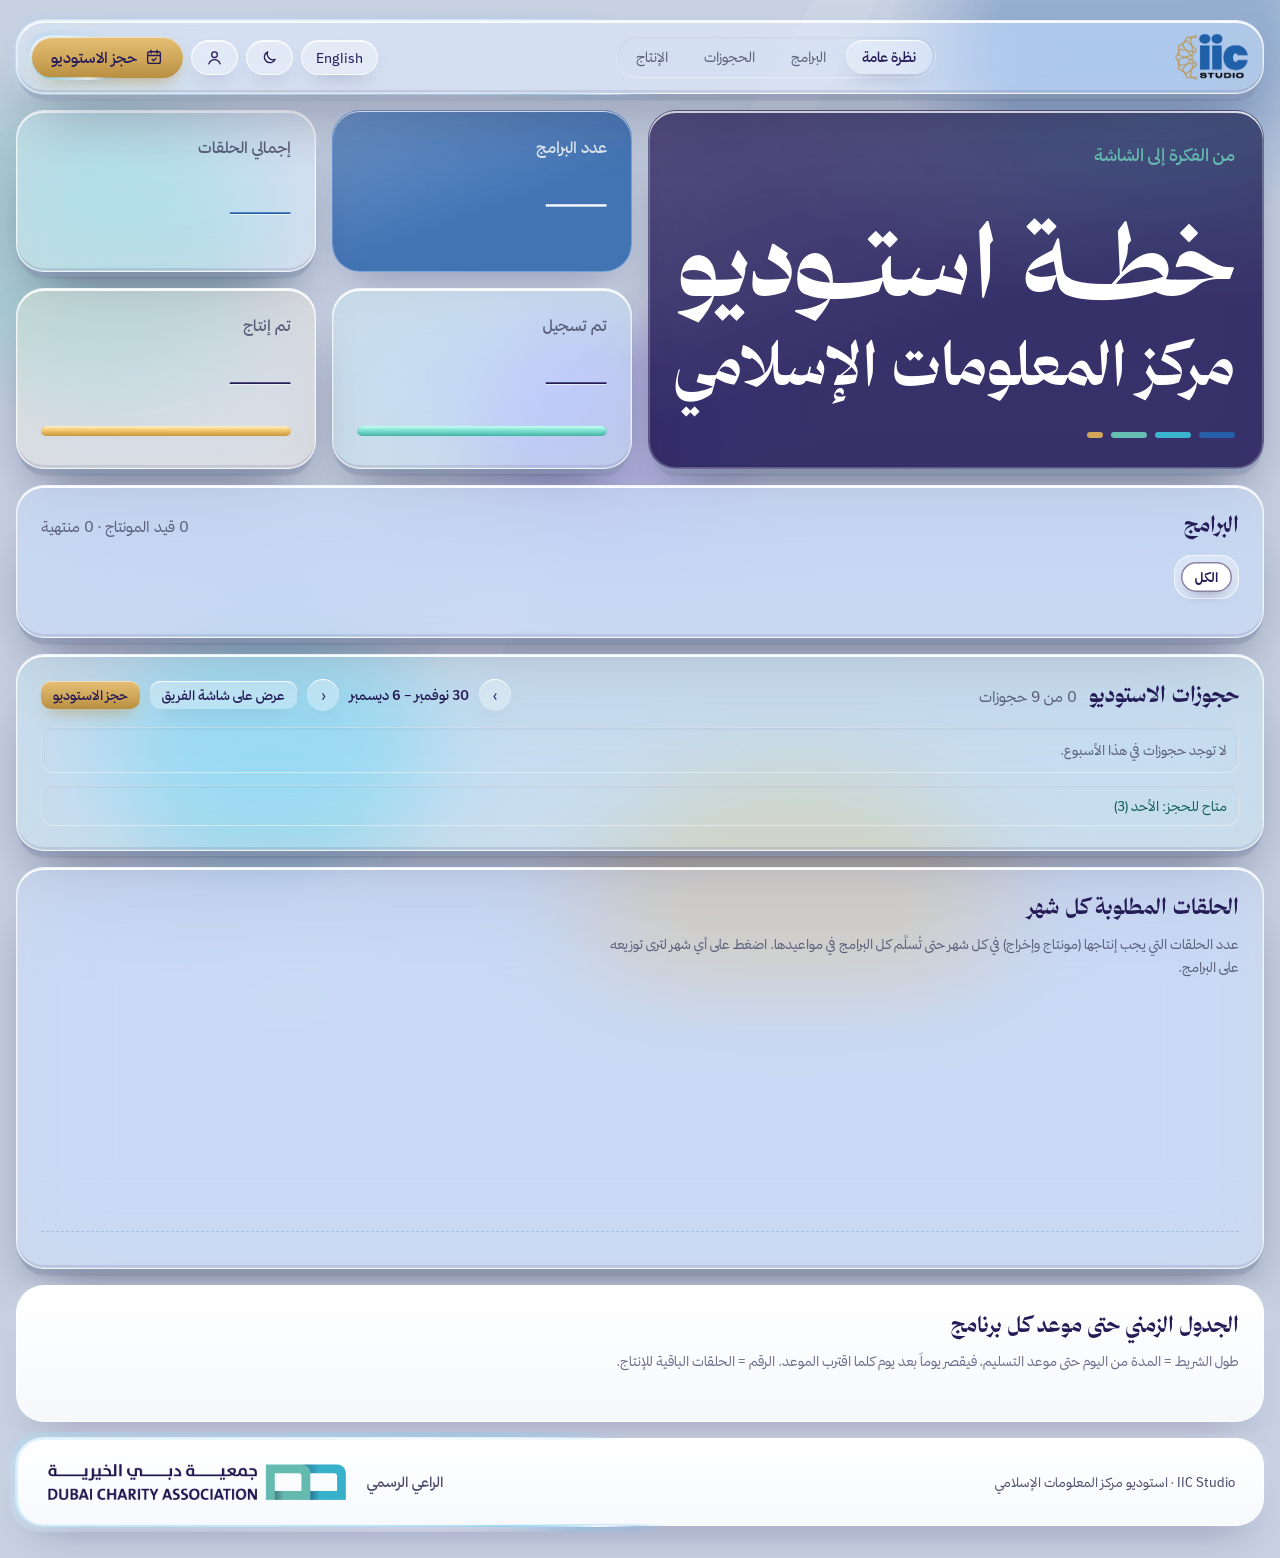
<file: site/index.html>
<!doctype html>
<html lang="ar" dir="rtl">
<head>
<meta charset="utf-8">
<meta name="viewport" content="width=device-width,initial-scale=1,viewport-fit=cover">
<title>خطة استوديو مركز المعلومات الإسلامي · IIC Studio</title>
<meta name="description" content="برامج مركز المعلومات الإسلامي قيد المونتاج، وحجز استوديو IIC Studio.">
<link rel="icon" href="img/iic-studio.png">
<link rel="preload" href="fonts/thmanyahsans-Regular.woff2" as="font" type="font/woff2" crossorigin>
<link rel="stylesheet" href="styles.css?v=20261024152904">
<link rel="stylesheet" href="theme-glass.css?v=20261108120000">
<script>try{if(localStorage.getItem("ics-mode")==="dark")document.documentElement.dataset.mode="dark"}catch(e){}</script>
</head>
<body>
<div class="shell">

  <header class="tile top">
    <img class="logo logo-light" src="img/iic-studio-clear.png" alt="IIC Studio" width="712" height="458"><img class="logo logo-dark" src="img/iic-studio-white.png" alt="IIC Studio" width="712" height="458">
    <nav class="pills" data-ta="sections" aria-label="أقسام الصفحة">
      <button type="button" data-jump="overview" aria-pressed="true" data-t="navOverview">نظرة عامة</button>
      <button type="button" data-jump="views" aria-pressed="false" data-t="navViews" hidden>المشاهدات</button>
      <button type="button" data-jump="programs" aria-pressed="false" data-t="navPrograms">البرامج</button>
      <button type="button" data-jump="studio" aria-pressed="false" data-t="navStudio">الحجوزات</button>
      <button type="button" data-jump="production" aria-pressed="false" data-t="navProduction">الإنتاج</button>
    </nav>
    <div class="top-actions">
      <button type="button" class="chip-btn" id="lang-btn">English</button>
      <button type="button" class="chip-btn" id="mode-btn" data-ta="modeLabel" aria-label="الوضع الليلي"><svg viewBox="0 0 24 24" aria-hidden="true"><path d="M20 14.5A8 8 0 0 1 9.5 4a8 8 0 1 0 10.5 10.5z"/></svg></button>
      <a class="chip-btn" href="admin.html" data-ta="adminLabel" aria-label="لوحة الإدارة"><svg viewBox="0 0 24 24" aria-hidden="true"><circle cx="12" cy="8" r="4"/><path d="M4 21c1.5-4 4.5-6 8-6s6.5 2 8 6"/></svg></a>
      <button type="button" class="cta" id="book-open"><svg viewBox="0 0 24 24" aria-hidden="true"><rect x="3.5" y="5" width="17" height="15.5" rx="2.5"/><path d="M3.5 10h17M8 3v4M16 3v4"/><path d="M9.5 15l2 2 3.5-3.5"/></svg><span data-t="bookBtn">حجز الاستوديو</span></button>
    </div>
  </header>

  <p class="notice" id="demo-note" hidden></p>

  <section class="bento" id="overview">
    <div class="tile hero">
      <div class="eyebrow" data-t="eyebrow">من الفكرة إلى الشاشة</div>
      <div><h1 data-t="h1">خطــة استــوديو
مركز المعلومات الإسلامي</h1></div>
      <div class="stripes" aria-hidden="true"><span style="background:#2660A8"></span><span style="background:#3AB4CF"></span><span style="background:#66BDB1"></span><span style="background:#D0A75A;width:16px"></span></div>
    </div>
    <div class="tile stat blue"><span class="label" data-t="sPrograms">عدد البرامج</span><b id="s-programs">—</b><div class="chips" id="s-types"></div></div>
    <div class="tile stat"><span class="label" data-t="sTotal">إجمالي الحلقات</span><b class="accent" id="s-total">—</b></div>
    <div class="tile stat tint-teal"><div class="label-row"><span class="label" data-t="sRecorded">تم تسجيل</span><span class="pct teal" id="s-rec-pct"></span></div><b id="s-rec">—</b><div class="bar teal"><i id="s-rec-bar"></i></div><small id="s-rec-sub"></small></div>
    <div class="tile stat tint-gold"><div class="label-row"><span class="label" data-t="sProduced">تم إنتاج</span><span class="pct gold" id="s-prod-pct"></span></div><b id="s-prod">—</b><div class="bar gold"><i id="s-prod-bar"></i></div><small id="s-prod-sub"></small></div>
  </section>

  <section class="tile views" id="views" hidden>
    <div class="vhead"><h2 data-t="viewsTitle">المشاهدات</h2><div class="vmonth"><button type="button" data-vm="-1" data-ta="prevMonth" aria-label="الشهر السابق">›</button><b id="v-month"></b><button type="button" data-vm="1" data-ta="nextMonth" aria-label="الشهر التالي">‹</button></div></div>
    <div class="v2"><div class="vtotal"><small id="v-total-label"></small><b id="v-total">—</b><span id="v-change"></span><div class="spark" id="v-spark"></div><small data-t="last5">آخر 3 أشهر</small></div><div class="vrows" id="v-rows"></div></div>
  </section>

  <section class="tile" id="programs">
    <div class="tile-head"><h2 data-t="programsTitle">البرامج</h2><span class="muted" id="programs-count"></span></div>
    <div class="filters" id="filters"></div>
    <div class="pgrid" id="pgrid"></div>
    <button type="button" class="more-btn" id="more-btn"></button>
  </section>

  <section class="tile studio-row tint-teal" id="studio">
    <div class="studio-head">
      <div class="sh-title"><h2 data-t="studioTitle">حجوزات الاستوديو</h2><span class="muted" id="week-count"></span></div>
      <div class="sh-tools">
        <div class="week-nav"><button type="button" data-week="-1" data-ta="prevW" aria-label="الأسبوع السابق">›</button><b id="week-label"></b><button type="button" data-week="1" data-ta="nextW" aria-label="الأسبوع التالي">‹</button></div>
        <button type="button" class="btn small" id="screen-on" data-t="screenOn">عرض على شاشة الفريق</button>
        <button type="button" class="btn small primary" data-open-book data-t="bookBtn">حجز الاستوديو</button>
      </div>
    </div>
    <div id="week-days"></div>
  </section>

  <section class="tile tint-blue" id="production">
    <div class="tile-head"><h2 data-t="monthTitle">الحلقات المطلوبة كل شهر</h2></div>
    <p class="tile-note" data-t="monthLead"></p>
    <div class="bars-sum" id="bars-sum"></div>
    <div class="bars" id="bars"></div>
    <div class="bars-split" id="bars-split"></div>
  </section>

  <section class="tile tint-lav timeline">
    <div class="tile-head"><h2 data-t="ganttTitle">الجدول الزمني حتى موعد كل برنامج</h2></div>
    <p class="tile-note" data-t="ganttNote"></p>
    <div class="legend" id="legend"></div>
    <div class="gantt" id="gantt"></div>
  </section>

  <footer class="tile sponsor tint-gold">
    <span class="status-note">IIC Studio · <span data-t="footerName">استوديو مركز المعلومات الإسلامي</span></span>
    <div class="who"><span class="label" data-t="sponsor">الراعي الرسمي</span><img class="dca logo-light" src="img/dca-logo-clear.png" alt="جمعية دبي الخيرية" width="1600" height="221"><img class="dca logo-dark" src="img/dca-logo-white.png" alt="جمعية دبي الخيرية" width="1600" height="221"></div>
  </footer>

  <section class="screen-board" aria-live="polite">
    <div class="tile sb-top">
      <img class="logo logo-light" src="img/iic-studio-clear.png" alt="IIC Studio" width="712" height="458" style="height:60px;width:auto"><img class="logo logo-dark" src="img/iic-studio-white.png" alt="IIC Studio" width="712" height="458" style="height:60px;width:auto">
      <h1 data-t="studioTitle">الاستوديو هذا الأسبوع</h1>
      <span class="clock" id="clock"></span>
      <button type="button" class="btn" id="screen-off" data-t="screenOff">الخروج من وضع الشاشة</button>
    </div>
    <div class="tile sb-tools">
      <nav class="pills" data-ta="sbViews" aria-label="طريقة العرض"><button type="button" data-sv="week" aria-pressed="true" data-t="vWeek">الأسبوع</button><button type="button" data-sv="month" aria-pressed="false" data-t="vMonth">الشهر</button><button type="button" data-sv="up" aria-pressed="false" data-t="vUp">الحجوزات القادمة</button></nav>
      <div class="week-nav" id="sb-nav"><button type="button" data-sn="-1" data-ta="sbPrev" aria-label="السابق">›</button><b id="sb-label"></b><button type="button" data-sn="1" data-ta="sbNext" aria-label="التالي">‹</button><button type="button" class="btn small" data-sn="0" data-t="today">اليوم</button></div>
      <span class="sb-count" id="sb-count"></span>
    </div>
    <div class="days" id="screen-days"></div>
    <footer class="tile sponsor"><span class="label" data-t="sponsor">الراعي الرسمي</span><img class="dca logo-light" src="img/dca-logo-clear.png" alt="جمعية دبي الخيرية" width="1600" height="221"><img class="dca logo-dark" src="img/dca-logo-white.png" alt="جمعية دبي الخيرية" width="1600" height="221"></footer>
  </section>
</div>

<button type="button" class="chip-btn to-top" id="to-top" data-ta="toTop" aria-label="العودة إلى الأعلى"><svg viewBox="0 0 24 24" aria-hidden="true"><path d="M12 19V5M5.5 11.5L12 5l6.5 6.5"/></svg></button>

<dialog class="sheet" id="book" aria-labelledby="book-title">
  <div class="sheet-head"><h2 id="book-title" data-t="bookBtn">حجز الاستوديو</h2><button type="button" class="x" data-close data-ta="close" aria-label="إغلاق">×</button></div>
  <div class="sheet-body" id="book-body"></div>
</dialog>

<dialog class="sheet player" id="player" aria-labelledby="pl-title">
  <div class="sheet-head"><div class="ph-name"><h2 id="pl-title" class="pill"></h2><span class="who" id="pl-who"></span></div><button type="button" class="x" data-close data-ta="close" aria-label="إغلاق">×</button></div>
  <div class="sheet-body" id="pl-body"></div>
</dialog>

<dialog class="sheet" id="detail" aria-labelledby="detail-title">
  <div class="sheet-head"><h2 id="detail-title" data-t="detailTitle">تفاصيل الحجز</h2><button type="button" class="x" data-close data-ta="close" aria-label="إغلاق">×</button></div>
  <div class="sheet-body" id="detail-body"></div>
</dialog>

<script src="config.js?v=20261024152904"></script>
<script src="common.js?v=20261108120000"></script>
<script src="app.js?v=20261109150000"></script>
</body>
</html>
</file>
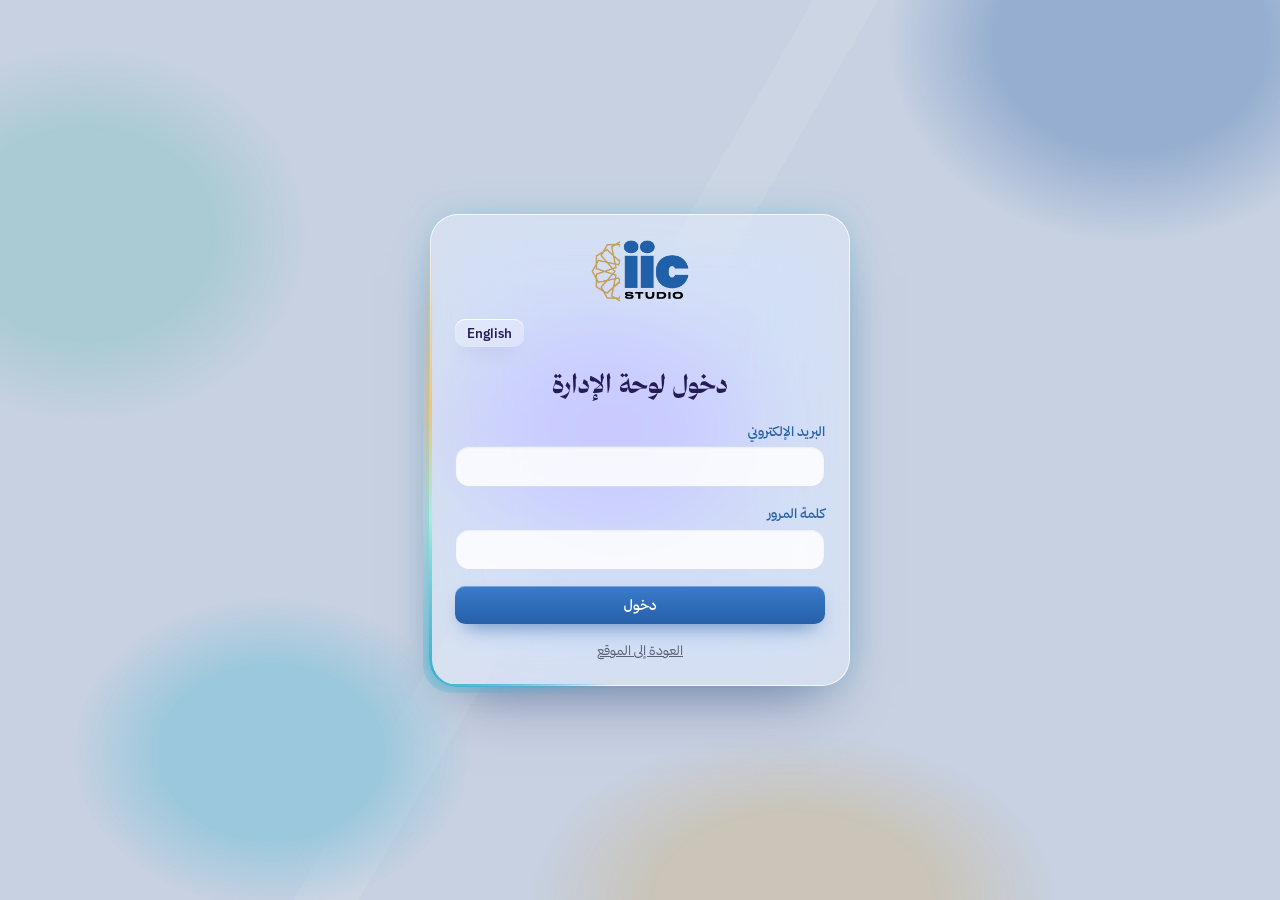
<file: site/admin.html>
<!doctype html>
<html lang="ar" dir="rtl">
<head>
<meta charset="utf-8">
<meta name="viewport" content="width=device-width,initial-scale=1,viewport-fit=cover">
<meta name="robots" content="noindex">
<title>لوحة الإدارة · IIC Studio</title>
<link rel="icon" href="img/iic-studio.png">
<link rel="preload" href="fonts/thmanyahsans-Regular.woff2" as="font" type="font/woff2" crossorigin>
<link rel="stylesheet" href="styles.css?v=20261024152904">
<link rel="stylesheet" href="theme-glass.css?v=20261026170000">
<script>try{if(localStorage.getItem("ics-mode")==="dark")document.documentElement.dataset.mode="dark"}catch(e){}</script>
<style>
/* Admin layout: navy side menu, content column; stacks on a phone */
.admin-shell{display:flex;flex-wrap:wrap;min-height:100vh}
.side{flex:1 1 230px;max-width:260px;background:var(--navy);color:var(--navy-ink);padding:22px 16px;display:flex;flex-direction:column;gap:6px}
.side .logo{margin-bottom:18px;height:58px;width:auto;align-self:flex-start}
.side button{border:0;background:transparent;color:var(--navy-muted);text-align:start;border-radius:10px;padding:12px 14px;font-size:15px;cursor:pointer}
.side button[aria-current="page"]{background:var(--navy-2);color:#fff;font-weight:700}
.side .me{margin-top:auto;border-top:1px solid var(--navy-2);padding-top:14px;display:grid;gap:2px;font-size:14px}
.side .me small{color:var(--teal)}
.side .me a,.side .me button{color:var(--navy-muted);font-size:13px;padding:4px 0;text-decoration:underline}
.content{flex:999 1 560px;min-width:0;padding:26px max(16px,env(safe-area-inset-right,0px)) 40px max(16px,env(safe-area-inset-left,0px));display:grid;gap:18px;align-content:start}
.content > header{display:flex;flex-wrap:wrap;align-items:center;justify-content:space-between;gap:12px;margin-bottom:8px}
.content > section{display:grid;gap:18px}
.content > header h1{margin:0;font-family:var(--display);font-size:30px}
.table{background:var(--tile);border-radius:var(--r);overflow-x:auto}
.table table{width:100%;border-collapse:collapse;font-size:14px;min-width:980px}
.table th,.table td{padding:12px 14px;text-align:start;border-bottom:1px solid var(--line);vertical-align:middle}
.table th{font-size:12.5px;font-weight:500;color:var(--muted);background:var(--sunk)}
.table tr:last-child td{border-bottom:0}
.table td.n{font-variant-numeric:tabular-nums;color:var(--muted);white-space:nowrap}
#programs-rows td:nth-last-child(-n+3){white-space:nowrap}
.eps-box{display:grid;gap:10px}
.eps-head{display:flex;align-items:center;justify-content:space-between;gap:10px;flex-wrap:wrap;font-size:13.5px;font-weight:700}
#eps-bulk{display:grid;gap:8px}#eps-bulk textarea{width:100%;font:inherit;font-size:13px;border-radius:12px;padding:10px;resize:vertical}
.eps-bulk-acts{display:flex;align-items:center;justify-content:space-between;gap:10px;flex-wrap:wrap}
.eplinks{display:grid;gap:7px}
.eplinks .row{display:grid;grid-template-columns:40px 1fr;gap:8px;align-items:center}
.eplinks .row b{display:grid;place-items:center;height:36px;border-radius:10px;background:var(--sunk);font-size:14px}
.eplinks .row.ok b{background:#1E9E5E;color:#fff}
.eplinks .row.bad input{border-color:#C62828}
.eplinks input{height:36px;font-size:13.5px}
#programs-rows .plink{display:inline-grid;place-items:center;width:20px;height:20px;border-radius:50%;background:var(--blue);color:#fff;font-size:9px;text-decoration:none;vertical-align:middle;margin-inline-start:4px}
/* bookings: every row one tidy height; the script shows as a one-line preview and opens in full in a reading window */
#bookings-rows td{vertical-align:middle;white-space:nowrap}
#bookings-rows td.txt{max-width:22em}
#bookings-rows a.contact{color:var(--ink);text-decoration:none;border-bottom:1px dotted rgba(38,96,168,.4)}
#bookings-rows a.contact:hover{color:var(--blue)}
#bookings-rows td.txt.notes{max-width:14em}
#bookings-rows .one{display:block;overflow:hidden;text-overflow:ellipsis;white-space:nowrap;color:var(--ink)}
#bookings-rows .read-btn{display:inline-flex;align-items:center;gap:6px;margin-top:6px;font-size:12.5px;font-weight:500;color:var(--blue);background:rgba(38,96,168,.08);border:1px solid rgba(38,96,168,.22);border-radius:999px;padding:4px 12px;cursor:pointer}
#bookings-rows .read-btn:hover{background:rgba(38,96,168,.16)}
#bookings-rows .read-btn svg{width:14px;height:14px;fill:none;stroke:currentColor;stroke-width:1.8;stroke-linecap:round;stroke-linejoin:round}
:root[data-mode="dark"] #bookings-rows .read-btn{color:#A9C4EE;background:rgba(127,168,232,.12);border-color:rgba(127,168,232,.3)}
/* the roles guide under the users table: one colored card per role */
.roles-title{margin:26px 0 12px;font-family:var(--display);font-size:20px}
.roles-guide{list-style:none;margin:0;padding:0;display:grid;gap:12px}
.roles-guide > li{--c:var(--blue);--c-soft:var(--blue-soft);background:var(--tile);border-radius:var(--r);border-inline-start:5px solid var(--c);padding:14px 18px}
.roles-guide > li.admin{--c:#5B47C2;--c-soft:#EAE7F7}
.roles-guide > li.editor{--c:var(--blue);--c-soft:var(--blue-soft)}
.roles-guide > li.crew{--c:#B8862F;--c-soft:var(--gold-soft)}
.roles-guide > li.team{--c:#2E9C8C;--c-soft:var(--teal-soft)}
:root[data-mode="dark"] .roles-guide > li.admin{--c:#A99BF0;--c-soft:#2F2860}
:root[data-mode="dark"] .roles-guide > li.crew{--c:var(--gold)}
:root[data-mode="dark"] .roles-guide > li.team{--c:var(--teal)}
.roles-guide h3{margin:0 0 8px;font-size:16px;display:flex;align-items:center;gap:8px;color:var(--c)}
.roles-guide h3 .dot{width:10px;height:10px;border-radius:50%;background:var(--c);flex:none}
.roles-guide h3 small{font-size:12.5px;font-weight:500;color:var(--muted)}
.roles-guide ul{margin:0;padding-inline-start:22px;display:grid;gap:4px;font-size:14px;color:var(--ink)}
.roles-guide ul li::marker{color:var(--c)}
.roles-guide ul li.no{color:var(--muted)}
.roles-guide ul li.no::marker{content:"✕  ";color:var(--muted)}
.read-meta{display:flex;flex-wrap:wrap;gap:8px}
.read-meta span{font-size:13px;border-radius:999px;padding:5px 12px;background:rgba(38,96,168,.08);color:var(--ink)}
.read-text{white-space:pre-wrap;overflow-wrap:anywhere;line-height:1.9;font-size:15.5px;max-height:55vh;overflow:auto;padding:16px 18px;border-radius:14px;background:rgba(255,255,255,.7);border:1px solid rgba(38,96,168,.15)}
:root[data-mode="dark"] .read-text{background:rgba(0,0,0,.25);border-color:rgba(255,255,255,.12)}
.read-sec{font-size:13px;font-weight:500;color:var(--blue);margin:0}
.table td .sub{display:block;font-size:12.5px;color:var(--muted)}
.table .acts{display:flex;gap:6px;justify-content:flex-end;white-space:nowrap}
.role{display:inline-block;font-size:12px;border-radius:6px;padding:3px 9px}
.role.admin{background:#EAE7F7;color:#251B57}
.role.editor{background:var(--blue-soft);color:var(--blue)}
.role.team{background:var(--teal-soft);color:var(--teal-ink)}
.role.crew{background:var(--gold-soft);color:var(--gold-ink)}
.form input:disabled,.form select:disabled{opacity:.55}
.login-wrap{min-height:100vh;display:grid;place-items:center;padding:24px}
.login{width:min(420px,100%);display:grid;gap:16px}
.login .logo{height:64px;width:auto;justify-self:center}
.login h1{margin:0;text-align:center;font-family:var(--display);font-size:26px}
.toast{position:fixed;bottom:calc(20px + env(safe-area-inset-bottom,0px));inset-inline-start:50%;transform:translateX(50%);background:var(--navy);color:#fff;border-radius:12px;padding:12px 18px;font-size:14px;z-index:20}
[dir="ltr"] .toast{transform:translateX(-50%)}
.empty{padding:24px;text-align:center;color:var(--muted)}
.hint{font-size:13px;color:var(--muted);margin:0}
.vtools{display:flex;gap:10px;align-items:center;flex-wrap:wrap}
.btn.xls{background:linear-gradient(180deg,#2DBE72,#1E7F48);border:0;color:#fff;font-weight:600;box-shadow:inset 0 1px 0 rgba(255,255,255,.3),0 10px 22px -10px rgba(30,127,72,.8)}
.btn.xls::before{content:"";display:inline-block;width:15px;height:15px;margin-inline-end:7px;vertical-align:-2px;background:no-repeat center/contain url("data:image/svg+xml,%3Csvg xmlns='http://www.w3.org/2000/svg' viewBox='0 0 24 24' fill='none' stroke='white' stroke-width='2' stroke-linecap='round' stroke-linejoin='round'%3E%3Cpath d='M12 3v12M7 10l5 5 5-5M5 21h14'/%3E%3C/svg%3E")}
.vin{border:1px solid rgba(38,96,168,.2);border-radius:12px;padding:9px 12px;font:inherit;background:rgba(255,255,255,.85);color:var(--ink);width:10em}
.vin.wide{width:18em;font-size:13px}
:root[data-mode="dark"] .vin{background:rgba(0,0,0,.28);border-color:rgba(255,255,255,.14);color:#F2F1FA}
.vfoot{display:flex;gap:12px;flex-wrap:wrap;align-items:center}
/* reports: the A4 page at full size, shrunk to fit the column; downloads are made from the full-size page */
.rtools{display:flex;gap:10px;align-items:center;flex-wrap:wrap}
.rtools .vin{width:auto;min-width:8em}
.rep-frame{position:relative;width:min(100%,620px);aspect-ratio:794/1123;border-radius:14px;overflow:hidden;box-shadow:0 18px 40px -22px rgba(31,23,71,.45)}
.rep-page{position:absolute;top:0;left:0;width:794px;height:1123px;transform-origin:0 0}
.rep-busy{opacity:.55;pointer-events:none}
#rep-png.cta{background-image:linear-gradient(180deg,#3A7BCB,#2660A8);color:#fff;box-shadow:inset 0 1px 0 rgba(255,255,255,.3),0 8px 18px -8px rgba(38,96,168,.85)}
:root[data-mode="dark"] #rep-png.cta{background-image:linear-gradient(180deg,#5B93DB,#2F6DBA)}
.vtools .cta:disabled{opacity:.55;cursor:default}
.pcell{display:inline-flex;align-items:center;gap:10px}
/* the report's monthly figures, on the programs page */
.mstats{display:grid;gap:12px;min-width:0}
.mstats .mh{display:flex;justify-content:space-between;align-items:flex-start;gap:12px;flex-wrap:wrap}
.mstats h2{margin:0;font-family:var(--display);font-size:20px}
.mstats .mh .hint{margin-top:4px}
.mstats .gt{font-size:13px;font-weight:700;color:var(--blue);margin-bottom:-4px}
.mstats .gh{display:flex;justify-content:space-between;align-items:center;gap:10px;flex-wrap:wrap}.mstats .gh .gt{margin:0}
.mstats .seg button{padding:6px 14px;font-size:13px}
.mstats .grp{display:grid;grid-template-columns:repeat(4,minmax(0,1fr));gap:12px}
.mstats .grp.two{grid-template-columns:repeat(2,minmax(0,1fr)) minmax(0,2fr)}
.mstats label{display:grid;gap:6px;font-size:13.5px;font-weight:500}
.mstats .grp .vin{width:100%;min-width:0;font-size:18px;text-align:center}
.mstats .note{align-self:end;padding-bottom:12px}
@media (max-width:760px){.mstats .grp,.mstats .grp.two{grid-template-columns:repeat(2,minmax(0,1fr))}.mstats .note{grid-column:1/-1;padding:0}}
.picon{width:34px;height:34px;border-radius:10px;display:grid;place-items:center;color:#fff;flex:none}
.picon svg{width:19px;height:19px;fill:currentColor}
.picon b{font-size:15px}
</style>
</head>
<body>

<div class="login-wrap" id="login-view" hidden>
  <form class="tile login form" id="login-form">
    <img class="logo logo-light" src="img/iic-studio-clear.png" alt="IIC Studio" width="712" height="458"><img class="logo logo-dark" src="img/iic-studio-white.png" alt="IIC Studio" width="712" height="458">
    <div style="display:flex;justify-content:flex-end"><button type="button" class="btn small" data-lang-toggle>English</button></div>
    <h1 data-a="loginTitle">دخول لوحة الإدارة</h1>
    <p class="notice" id="demo-note" hidden></p>
    <label><span data-a="email">البريد الإلكتروني</span><input name="email" type="email" required autocomplete="username" dir="ltr"></label>
    <label><span data-a="password">كلمة المرور</span><input name="password" type="password" required autocomplete="current-password"></label>
    <p class="msg err" id="login-err" hidden></p>
    <button type="submit" class="btn primary" data-a="signIn">دخول</button>
    <a href="index.html" class="hint" style="text-align:center" data-a="backSite">العودة إلى الموقع</a>
  </form>
</div>

<div class="admin-shell" id="app-view" hidden>
  <aside class="side">
    <img class="logo" src="img/iic-studio-white.png" alt="IIC Studio" width="712" height="458">
    <button type="button" data-tab="programs" data-need="crew" data-a="tabPrograms">البرامج</button>
    <button type="button" data-tab="bookings" data-need="team" data-a="tabBookings">حجوزات الاستوديو</button>
    <button type="button" data-tab="views" data-need="editor" data-a="tabViews">المشاهدات</button>
    <button type="button" data-tab="reports" data-need="editor" data-a="tabReports">التقارير</button>
    <button type="button" data-tab="users" data-need="admin" data-a="tabUsers">المستخدمون والصلاحيات</button>
    <button type="button" data-tab="account" data-need="team" data-a="tabAccount">حسابي</button>
    <div class="me"><b id="me-name"></b><small id="me-role"></small><a href="index.html" data-a="viewSite">عرض الموقع</a><button type="button" data-lang-toggle>English</button><button type="button" id="logout" data-a="logout">تسجيل الخروج</button></div>
  </aside>

  <main class="content">
    <section data-panel="programs" hidden>
      <header><h1 data-a="tabPrograms">البرامج</h1><button type="button" class="cta" id="add-program" data-a="addProgram">+ برنامج جديد</button></header>
      <p class="hint" id="programs-hint"></p>
      <div class="tile mstats" id="month-stats" hidden>
        <div class="mh"><div><h2 data-a="monthTitle">أرقام الشهر للتقرير</h2><p class="hint" data-a="monthHint"></p></div>
          <div class="vtools"><select id="ms-month" class="vin" data-aa="repPeriod" aria-label="الشهر"></select><button type="button" class="cta" id="ms-save" data-a="saveViews">حفظ أرقام الشهر</button></div></div>
        <div class="gh"><div class="gt" id="ms-gt">البرامج والحلقات</div><div class="seg" id="ms-mode" role="group"><button type="button" data-msmode="auto" aria-pressed="true" data-a="msAuto">تلقائي + إضافات</button><button type="button" data-msmode="manual" aria-pressed="false" data-a="msManual">يدوي</button></div></div>
        <div class="grp"><label><span data-a="msNPrograms">عدد البرامج</span><input class="vin" data-m="programs" inputmode="numeric" dir="ltr"></label><label><span data-a="msEpisodes">إجمالي الحلقات</span><input class="vin" data-m="episodes" inputmode="numeric" dir="ltr"></label><label><span data-a="msRecorded">تم التسجيل</span><input class="vin" data-m="recorded" inputmode="numeric" dir="ltr"></label><label><span data-a="msProduced">تم الإنتاج</span><input class="vin" data-m="produced" inputmode="numeric" dir="ltr"></label></div>
        <p class="hint" id="ms-centre"></p>
        <div class="gt" data-a="msStudio">الاستوديو</div>
        <div class="grp two"><label><span data-a="msSessions">جلسات التصوير</span><input class="vin" data-m="sessions" inputmode="numeric" dir="ltr"></label><label><span data-a="msHours">ساعات التصوير</span><input class="vin" data-m="hours" inputmode="decimal" dir="ltr"></label><span class="hint note" id="ms-booked"></span></div>
      </div>
      <div class="table"><table><thead><tr><th>#</th><th data-a="thProgram">البرنامج</th><th data-a="thPresenter">المقدّم</th><th data-a="thType">النوع</th><th data-a="thEpisodes">الحلقات</th><th data-a="thRecording">التسجيل</th><th data-a="thEditing">المونتاج</th><th data-a="thDue">موعد الانتهاء</th><th data-a="thStatus">الحالة</th><th></th></tr></thead><tbody id="programs-rows"></tbody></table></div>
    </section>

    <section data-panel="bookings" hidden>
      <header><h1 data-a="tabBookings">حجوزات الاستوديو</h1><div class="vtools"><span class="vtools" id="xls-tools" hidden><select id="xls-month" class="vin" aria-label="شهر التحميل" data-aa="xlsMonth"></select><button type="button" class="btn xls" id="xls-btn" data-a="xlsBtn">تحميل إكسل</button></span><button type="button" class="btn" id="reload-bookings" data-a="refresh">تحديث</button></div></header>
      <div class="table"><table><thead><tr><th data-a="thWhen">الموعد</th><th data-a="fName">الاسم</th><th data-a="email">البريد الإلكتروني</th><th data-a="thPhone">الهاتف</th><th data-a="thTitle">العنوان</th><th data-a="thContent">المحتوى (السكريبت)</th><th data-a="thNotes">ملاحظات</th><th></th></tr></thead><tbody id="bookings-rows"></tbody></table></div>
    </section>

    <section data-panel="views" hidden>
      <header><h1 data-a="tabViews">المشاهدات</h1><div class="vtools"><select id="views-month" class="vin" aria-label="الشهر"></select><button type="button" class="cta" id="save-views" data-a="saveViews">حفظ أرقام الشهر</button></div></header>
      <p class="hint" data-a="viewsHint"></p>
      <div class="table"><table style="min-width:760px"><thead><tr><th data-a="thPlatform">المنصة</th><th data-a="thMonthViews">مشاهدات الشهر</th><th data-a="thPrevMonth">الشهر السابق</th><th data-a="thLink">رابط الحساب</th><th></th></tr></thead><tbody id="views-rows"></tbody></table></div>
      <div class="vfoot"><button type="button" class="btn" id="add-platform" data-a="addPlatform">+ إضافة منصة</button><span class="hint" id="views-total"></span></div>
    </section>

    <section data-panel="reports" hidden>
      <header><h1 data-a="tabReports">التقارير</h1><div class="vtools"><button type="button" class="cta" id="rep-png" data-a="dlPng">تنزيل صورة PNG</button><button type="button" class="cta" id="rep-pdf" data-a="dlPdf">تنزيل PDF</button></div></header>
      <p class="hint" data-a="reportsHint"></p>
      <div class="rtools">
        <div class="seg" id="rep-kind" role="group"><button type="button" data-kind="month" aria-pressed="true" data-a="repMonth">شهري</button><button type="button" data-kind="quarter" aria-pressed="false" data-a="repQuarter">ربع سنوي</button><button type="button" data-kind="year" aria-pressed="false" data-a="repYear">سنوي</button></div>
        <select id="rep-n" class="vin" data-aa="repPeriod" aria-label="الفترة"></select>
        <select id="rep-year" class="vin" data-aa="repYearSel" aria-label="السنة"></select>
        <div class="seg" id="rep-theme" role="group"><button type="button" data-rtheme="day" aria-pressed="true" data-a="repDay">نهاري</button><button type="button" data-rtheme="night" aria-pressed="false" data-a="repNight">ليلي</button></div>
      </div>
      <div class="rep-frame" id="rep-frame"><div class="rep-page" id="rep-out"></div></div>
    </section>

    <section data-panel="users" hidden>
      <header><h1 data-a="tabUsers">المستخدمون والصلاحيات</h1><button type="button" class="cta" id="add-user" data-a="addUser">+ إضافة مستخدم</button></header>
      <div class="table"><table><thead><tr><th data-a="fName">الاسم</th><th data-a="email">البريد الإلكتروني</th><th data-a="fRole">الصلاحية</th><th></th></tr></thead><tbody id="users-rows"></tbody></table></div>
      <h2 class="roles-title" data-a="rolesTitle">ماذا تستطيع كل صلاحية؟</h2>
      <ul class="roles-guide" id="roles-guide"></ul>
      <p class="hint" id="roles-all" style="margin-top:12px"></p>
    </section>

    <section data-panel="account" hidden>
      <header><h1 data-a="tabAccount">حسابي</h1></header>
      <form class="tile form" id="password-form" style="max-width:460px">
        <h2 data-a="changePw">تغيير كلمة المرور</h2>
        <label><span data-a="curPw">كلمة المرور الحالية</span><input name="current" type="password" required autocomplete="current-password"></label>
        <label><span data-a="newPw">كلمة المرور الجديدة (8 أحرف على الأقل)</span><input name="next" type="password" required minlength="8" autocomplete="new-password"></label>
        <div class="actions"><button type="submit" class="btn primary" data-a="save">حفظ</button></div>
      </form>
    </section>
  </main>
</div>

<dialog class="sheet" id="program-dlg" aria-labelledby="program-title">
  <div class="sheet-head"><h2 id="program-title"></h2><button type="button" class="x" data-close data-aa="close" aria-label="إغلاق">×</button></div>
  <form class="sheet-body form two" id="program-form">
    <input type="hidden" name="pid">
    <label><span data-a="fAr">اسم البرنامج بالعربي</span><input name="ar" required maxlength="120"></label>
    <label><span data-a="fEn">الاسم بالإنجليزي</span><input name="en" maxlength="120" dir="ltr"></label>
    <label><span data-a="fPresenter">المقدّم</span><input name="presenter" required maxlength="80" list="presenters"></label>
    <label><span data-a="fPresenterEn">اسم المقدّم بالإنجليزي</span><input name="presenterEn" maxlength="80" dir="ltr"></label>
    <label><span data-a="fType">نوع البرنامج</span><select name="type"><option value="series" data-a="optSeries">سلسلة (Series)</option><option value="shorts" data-a="optShorts">مقاطع قصيرة (Shorts)</option><option value="course" data-a="optCourse">دورة / مستوى</option><option value="single" data-a="optSingle">حلقة واحدة</option><option value="" data-a="none">بدون</option></select></label>
    <label><span data-a="fLang">اللغة</span><select name="lang"></select></label>
    <label><span data-a="fTotal">عدد الحلقات</span><input name="total" type="number" min="0" max="9999" inputmode="numeric"></label>
    <label><span data-a="fRecorded">الحلقات المسجّلة</span><input name="recorded" type="number" min="0" max="9999" inputmode="numeric"></label>
    <label><span data-a="fDone">الحلقات المُنتَجة (مونتاج وإخراج)</span><input name="done" type="number" min="0" max="9999" inputmode="numeric"></label>
    <label><span data-a="thDue">موعد الانتهاء</span><input name="due" type="date"></label>
    <label><span data-a="fOrder">الترتيب في الصفحة</span><input name="order" type="number" min="0" max="9999" inputmode="numeric"></label>
    <label class="full"><span data-a="fLink">رابط العرض (فيديوهات البرنامج أو مجلد العمل عليه)</span><input name="link" type="url" maxlength="500" dir="ltr" placeholder="https://"></label>
    <div class="full eps-box">
      <div class="eps-head"><span data-a="fEps">روابط الحلقات (رابط لكل حلقة، تظهر أرقامها في نافذة العرض)</span><button type="button" class="btn small" id="eps-bulk-btn" data-a="epsBulk">لصق عدة روابط دفعة واحدة</button></div>
      <div id="eps-bulk" hidden><textarea id="eps-bulk-text" rows="5" dir="ltr" placeholder="https://vimeo.com/...&#10;https://vimeo.com/..."></textarea><div class="eps-bulk-acts"><span class="hint" data-a="epsBulkHint">كل رابط في سطر، بالترتيب من الحلقة 1</span><button type="button" class="btn small primary" id="eps-bulk-apply" data-a="epsApply">توزيع على الحلقات</button></div></div>
      <div class="eplinks" id="eps-rows"></div>
    </div>
    <label class="full"><span data-a="fNote">ملاحظة تظهر كوسم (مثل: أكاديمية المسلم الجديد)</span><input name="note" maxlength="120"></label>
    <label class="check full"><input name="finished" type="checkbox"> <span data-a="fFinished">البرنامج منتهٍ</span></label>
    <p class="msg err full" id="program-err" hidden></p>
    <div class="actions full"><button type="button" class="btn" data-close data-a="cancel">إلغاء</button><button type="submit" class="btn primary" data-a="saveProgram">حفظ البرنامج</button></div>
  </form>
  <datalist id="presenters"></datalist>
</dialog>

<dialog class="sheet" id="user-dlg" aria-labelledby="user-title">
  <div class="sheet-head"><h2 id="user-title"></h2><button type="button" class="x" data-close data-aa="close" aria-label="إغلاق">×</button></div>
  <form class="sheet-body form" id="user-form">
    <label><span data-a="fName">الاسم</span><input name="name" maxlength="80" required></label>
    <label><span data-a="email">البريد الإلكتروني</span><input name="email" type="email" required dir="ltr"></label>
    <label><span data-a="fRole">الصلاحية</span><select name="role"><option value="team" data-a="roleTeam">فريق الاستوديو</option><option value="crew" data-a="roleCrewLong">فريق الإنتاج (التسجيل والمونتاج)</option><option value="editor" data-a="roleEditor">محرر البرامج</option><option value="admin" data-a="roleAdmin">مدير الموقع</option></select></label>
    <label><span id="pw-label">كلمة المرور (8 أحرف على الأقل)</span><input name="password" type="password" minlength="8" autocomplete="new-password"></label>
    <p class="msg err" id="user-err" hidden></p>
    <div class="actions"><button type="button" class="btn" data-close data-a="cancel">إلغاء</button><button type="submit" class="btn primary" data-a="save">حفظ</button></div>
  </form>
</dialog>

<dialog class="sheet" id="read-dlg" aria-labelledby="read-title">
  <div class="sheet-head"><h2 id="read-title"></h2><button type="button" class="x" data-close data-aa="close" aria-label="إغلاق">×</button></div>
  <div class="sheet-body" id="read-body"></div>
</dialog>

<div class="toast" id="toast" role="status" hidden></div>

<button type="button" class="chip-btn to-top" id="to-top" data-aa="toTop" aria-label="العودة إلى الأعلى"><svg viewBox="0 0 24 24" aria-hidden="true"><path d="M12 19V5M5.5 11.5L12 5l6.5 6.5"/></svg></button>

<script src="config.js?v=20261024152904"></script>
<script src="common.js?v=20261108120000"></script>
<script src="reports.js?v=20261104101000"></script>
<script src="xlsx-lite.js?v=20261108120000"></script>
<script src="admin.js?v=20261108120000"></script>
</body>
</html>
</file>
<file: site/styles.css>
/* Thmanyah, every weight: TS = sans (UI and body), TSD = serif display (headlines, big numbers), TST = serif text */
@font-face{font-family:"TS";src:url("fonts/thmanyahsans-Light.woff2") format("woff2");font-weight:300;font-display:swap}
@font-face{font-family:"TS";src:url("fonts/thmanyahsans-Regular.woff2") format("woff2");font-weight:400;font-display:swap}
@font-face{font-family:"TS";src:url("fonts/thmanyahsans-Medium.woff2") format("woff2");font-weight:500;font-display:swap}
@font-face{font-family:"TS";src:url("fonts/thmanyahsans-Bold.woff2") format("woff2");font-weight:700;font-display:swap}
@font-face{font-family:"TS";src:url("fonts/thmanyahsans-Black.woff2") format("woff2");font-weight:900;font-display:swap}
@font-face{font-family:"TSD";src:url("fonts/thmanyahserifdisplay-Light.woff2") format("woff2");font-weight:300;font-display:swap}
@font-face{font-family:"TSD";src:url("fonts/thmanyahserifdisplay-Regular.woff2") format("woff2");font-weight:400;font-display:swap}
@font-face{font-family:"TSD";src:url("fonts/thmanyahserifdisplay-Medium.woff2") format("woff2");font-weight:500;font-display:swap}
@font-face{font-family:"TSD";src:url("fonts/thmanyahserifdisplay-Bold.woff2") format("woff2");font-weight:700;font-display:swap}
@font-face{font-family:"TSD";src:url("fonts/thmanyahserifdisplay-Black.woff2") format("woff2");font-weight:900;font-display:swap}
@font-face{font-family:"TST";src:url("fonts/thmanyahseriftext-Light.woff2") format("woff2");font-weight:300;font-display:swap}
@font-face{font-family:"TST";src:url("fonts/thmanyahseriftext-Regular.woff2") format("woff2");font-weight:400;font-display:swap}
@font-face{font-family:"TST";src:url("fonts/thmanyahseriftext-Medium.woff2") format("woff2");font-weight:500;font-display:swap}
@font-face{font-family:"TST";src:url("fonts/thmanyahseriftext-Bold.woff2") format("woff2");font-weight:700;font-display:swap}
@font-face{font-family:"TST";src:url("fonts/thmanyahseriftext-Black.woff2") format("woff2");font-weight:900;font-display:swap}

/* IC Studio — bento layout. Palette: IC Studio blue + gold, Dubai Charity Association navy, teal and cyan. */
:root{
  color-scheme:light;
  --bg:#EEF2F7; --tile:#FFFFFF; --sunk:#EEF2F7; --ink:#251B57; --muted:#5B5F7A; --line:#E3E7F0; --line-2:#D5DBE8;
  --navy:#251B57; --navy-2:#3A2F7A; --navy-ink:#FFFFFF; --navy-muted:#C9C5EA;
  --blue:#2660A8; --blue-soft:#EAF0F9; --cyan:#3AB4CF; --teal:#66BDB1; --teal-ink:#0F5E54; --teal-soft:#E6F5F2;
  --gold:#D0A75A; --gold-soft:#FBF1DD; --gold-ink:#6B4C14; --warn:#B04A2A; --warn-soft:#FBE9E3;
  --on-blue:#FFFFFF;
  /* faint section tints, one per section, all at the same lightness */
  --tint-blue:#F2F6FD; --tint-teal:#EFF8F6; --tint-lav:#F5F3FB; --tint-gold:#FBF7EE;
  /* depth: a lit top edge, a soft contact shadow and a wider ambient one */
  --edge:inset 0 1px 0 rgba(255,255,255,.9);
  --shadow:0 1px 2px rgba(37,27,87,.06),0 4px 10px -2px rgba(37,27,87,.07),0 18px 36px -14px rgba(37,27,87,.22);
  --shadow-hi:0 2px 4px rgba(37,27,87,.07),0 10px 20px -4px rgba(37,27,87,.10),0 28px 48px -16px rgba(37,27,87,.30);
  --shadow-sm:0 1px 2px rgba(37,27,87,.07),0 6px 14px -6px rgba(37,27,87,.18);
  --r:22px; --r-sm:14px;
  --font:"TS","Geeza Pro","Segoe UI",Tahoma,sans-serif; --display:"TSD","TS","Geeza Pro",serif; --text:"TST","TS","Geeza Pro",serif;
}
:root[data-mode="dark"]{
  color-scheme:dark;
  --bg:#0E0B2B; --tile:#1A1546; --sunk:#221C55; --ink:#EDEBFA; --muted:#A9A4D6; --line:#2C2766; --line-2:#3A3480;
  --navy:#2B2366; --navy-2:#3A2F7A; --navy-ink:#FFFFFF; --navy-muted:#C9C5EA;
  --blue:#7FA8E8; --blue-soft:#24306A; --cyan:#5CC6DD; --teal:#7FCFC4; --teal-ink:#9FE0D6; --teal-soft:#1D3B4A;
  --gold:#E2BE78; --gold-soft:#3A3050; --gold-ink:#F0D49C; --warn:#F29B7E; --warn-soft:#45263A;
  --on-blue:#0E0B2B;
  --tint-blue:#181D50; --tint-teal:#152B4C; --tint-lav:#221A52; --tint-gold:#251E48;
  --edge:inset 0 1px 0 rgba(255,255,255,.07);
  --shadow:0 1px 2px rgba(0,0,0,.35),0 6px 14px -4px rgba(0,0,0,.35),0 20px 40px -16px rgba(0,0,0,.6);
  --shadow-hi:0 2px 4px rgba(0,0,0,.4),0 12px 24px -6px rgba(0,0,0,.45),0 30px 56px -18px rgba(0,0,0,.7);
  --shadow-sm:0 1px 2px rgba(0,0,0,.35),0 6px 14px -6px rgba(0,0,0,.5);
}
*{box-sizing:border-box}
html,body{margin:0}
body{background:var(--bg);color:var(--ink);font-family:var(--font);font-size:15px;line-height:1.6;padding-top:env(safe-area-inset-top,0px);padding-bottom:env(safe-area-inset-bottom,0px)}
img{max-width:100%}
[hidden]{display:none!important}
/* each logo comes twice: in colour on light grounds, in white on dark ones */
.logo-dark{display:none!important}
:root[data-mode="dark"] .logo-light{display:none!important}
:root[data-mode="dark"] .logo-dark{display:block!important}
a{color:var(--blue)}
button{font-family:inherit}
.num{font-variant-numeric:tabular-nums}

.shell{max-width:1280px;margin-inline:auto;padding-block:20px 32px;padding-left:max(16px,env(safe-area-inset-left,0px));padding-right:max(16px,env(safe-area-inset-right,0px));display:grid;gap:16px}
.tile{background:var(--tile);border-radius:var(--r);padding:24px;min-width:0;border:1px solid rgba(37,27,87,.06);box-shadow:var(--edge),var(--shadow)}
:root[data-mode="dark"] .tile{border-color:rgba(255,255,255,.05)}
.stat{transition:transform .25s ease,box-shadow .25s ease}
.stat:hover{transform:translateY(-3px);box-shadow:var(--edge),var(--shadow-hi)}
.hero{box-shadow:inset 0 1px 0 rgba(255,255,255,.12),var(--shadow-hi);background-image:radial-gradient(120% 90% at 85% 0%,rgba(102,189,177,.18),transparent 60%)}
.stat.blue{box-shadow:inset 0 1px 0 rgba(255,255,255,.25),var(--shadow)}
.tint-teal .bar.teal,.tint-gold .bar.gold{background:var(--tile)}
.tint-blue{background:var(--tint-blue)} .tint-teal{background:var(--tint-teal)} .tint-lav{background:var(--tint-lav)} .tint-gold{background:var(--tint-gold)}
.tile h2{margin:0;font-family:var(--display);font-size:22px;line-height:1.3;font-weight:700;text-wrap:balance}
.tile-head{display:flex;flex-wrap:wrap;align-items:baseline;justify-content:space-between;gap:8px 16px;margin-bottom:16px}
.muted{color:var(--muted)}

/* top bar */
.top{display:flex;flex-wrap:wrap;align-items:center;justify-content:space-between;gap:12px;padding:12px 14px}
.top .logo{height:48px;width:auto;display:block}
.pills{display:flex;gap:4px;background:var(--sunk);border-radius:999px;padding:4px;flex-wrap:wrap}
.pills button{border:0;background:transparent;color:var(--muted);border-radius:999px;padding:8px 16px;font-size:14px;cursor:pointer}
.pills button[aria-pressed="true"]{background:var(--tile);color:var(--ink);font-weight:500;box-shadow:0 1px 2px rgba(37,27,87,.08)}
.top-actions{display:flex;flex-wrap:wrap;align-items:center;gap:8px}
.chip-btn{border:1px solid var(--line-2);background:var(--tile);color:var(--ink);border-radius:999px;padding:8px 14px;font-size:13.5px;cursor:pointer;display:inline-flex;align-items:center;gap:6px;text-decoration:none}
.chip-btn svg{width:17px;height:17px;fill:none;stroke:currentColor;stroke-width:1.8;stroke-linecap:round;stroke-linejoin:round}
.cta{box-shadow:inset 0 1px 0 rgba(255,255,255,.25),0 6px 14px -6px rgba(38,96,168,.6);border:0;background:var(--blue);color:var(--on-blue);border-radius:999px;padding:11px 20px;font-size:15px;font-weight:500;cursor:pointer;display:inline-flex;align-items:center;gap:8px}
.cta svg{width:18px;height:18px;fill:none;stroke:currentColor;stroke-width:1.8;stroke-linecap:round;stroke-linejoin:round}
.cta:hover{filter:brightness(1.08)}
button:focus-visible,a:focus-visible,input:focus-visible,select:focus-visible,textarea:focus-visible{outline:2px solid var(--gold);outline-offset:2px}

/* bento */
.bento{display:grid;grid-template-columns:repeat(4,minmax(0,1fr));gap:16px}
.hero{grid-column:span 2;grid-row:span 2;background:var(--navy);color:var(--navy-ink);display:flex;flex-direction:column;justify-content:space-between;gap:24px;min-height:340px;padding:34px}
.hero .eyebrow{font-size:17px;color:var(--teal);font-weight:500}
.hero h1{margin:0;font-family:var(--display);font-size:clamp(34px,4.4vw,52px);line-height:1.15;font-weight:700;text-wrap:balance}
.hero p{margin:12px 0 0;font-weight:300;font-size:17px;color:var(--navy-muted)}
.stripes{display:flex;gap:8px}
.stripes span{height:6px;border-radius:9px;width:36px}
.stat{display:flex;flex-direction:column;justify-content:space-between;gap:8px;min-height:162px}
.stat .label{font-size:14px;color:var(--muted)}
.stat b{font-family:var(--display);font-size:clamp(40px,4vw,56px);line-height:1.05;font-weight:700;font-variant-numeric:tabular-nums}
.stat small{font-size:13px;color:var(--muted)}
.stat.teal{background:var(--teal);color:#0F3B36}
.stat.teal .label,.stat.teal small{color:#0F3B36}
.stat.gold{background:var(--gold-soft);color:var(--gold-ink)}
.stat.gold .label,.stat.gold small{color:var(--gold-ink)}
.stat .big-date{font-size:30px}
.accent{color:var(--blue)}
.stat.blue{background:var(--blue);color:var(--on-blue)}
.stat.blue .label{color:var(--on-blue);opacity:.85}
.chips{display:flex;flex-wrap:wrap;gap:6px}
.chips span{font-size:12.5px;border-radius:6px;padding:3px 8px;background:rgba(255,255,255,.16)}
.label-row{display:flex;justify-content:space-between;align-items:baseline;gap:8px}
.pct{font-size:15px;font-weight:700}
.pct.teal{color:var(--teal-ink)}
.pct.gold{color:var(--gold-ink)}
.bar.teal{background:var(--teal-soft)} .bar.teal i{background:var(--teal)}
.bar.gold{background:var(--gold-soft)} .bar.gold i{background:var(--gold)}
.stat .bar{height:10px}
.track{display:grid;gap:5px}
.track .tl{display:flex;justify-content:space-between;gap:8px;font-size:13px}
.track .tl b{font-variant-numeric:tabular-nums}
.track .tl b.t{color:var(--teal-ink)}
.track .tl b.g{color:var(--gold-ink)}
.pcard .bar.teal,.pcard .bar.gold{background:var(--tile)}
.pcard .meta{border-top:1px solid var(--line);padding-top:9px}

.row-2-1{display:grid;grid-template-columns:repeat(3,minmax(0,1fr));gap:16px;align-items:start}
.row-2-1 > .span2{grid-column:span 2}

/* programs */
.filters{display:flex;flex-wrap:wrap;gap:6px;margin-bottom:14px}
.filters button{border:1px solid var(--line-2);background:transparent;color:var(--muted);border-radius:999px;padding:6px 12px;font-size:13px;cursor:pointer}
.filters button[aria-pressed="true"]{background:var(--ink);border-color:var(--ink);color:var(--tile)}
.pgrid{display:grid;grid-template-columns:repeat(3,minmax(0,1fr));gap:12px}
.pcard{background:var(--sunk);border-radius:16px;padding:16px 18px;display:flex;flex-direction:column;gap:9px;min-width:0}
.pcard .top-line{display:flex;justify-content:space-between;gap:8px;font-size:13px}
.pcard .who{color:var(--blue);font-weight:500;overflow:hidden;text-overflow:ellipsis;white-space:nowrap}
.pcard h3{margin:0;font-family:var(--display);font-weight:700;font-size:18px;line-height:1.35}
.pcard .sub{font-size:12.5px;color:var(--muted);margin-top:-6px}
.tag{font-size:12px;line-height:1;padding:5px 8px;border-radius:6px;background:var(--tile);color:var(--ink);white-space:nowrap}
.tag.series{background:var(--blue-soft);color:var(--blue)}
.tag.shorts{background:var(--gold-soft);color:var(--gold-ink)}
.tag.course{background:var(--teal-soft);color:var(--teal-ink)}
.bar{height:8px;background:var(--tile);border-radius:9px;overflow:hidden}
.bar i{display:block;height:100%;border-radius:9px;background:var(--blue)}
.pcard .meta{display:flex;justify-content:space-between;gap:8px;font-size:13px;color:var(--muted)}
.pcard .pace b{color:var(--ink)}
.pcard.late .meta .due{color:var(--warn);font-weight:500}
.pcard.done .bar i{background:var(--teal)}
.pcard.fin{opacity:.75}
/* program card: compact at rest, details slide open on hover / focus / tap */
.pgrid{align-items:start}
.pcard{cursor:pointer;gap:10px;transition:box-shadow .2s,transform .2s;box-shadow:var(--edge),var(--shadow-sm)}
.pcard:hover,.pcard:focus-visible,.pcard.open{box-shadow:var(--edge),var(--shadow-hi);transform:translateY(-3px);outline:none}
.pcard:focus-visible{box-shadow:0 0 0 2px var(--gold),0 8px 24px rgba(37,27,87,.10)}
.minis{display:grid;gap:8px}
.mini{display:grid;grid-template-columns:minmax(0,1fr) auto;gap:4px 8px;align-items:center;font-size:13px}
.mini b{font-variant-numeric:tabular-nums}
.mini b.t{color:var(--teal-ink)} .mini b.g{color:var(--gold-ink)}
.mini .bar{grid-column:1 / -1}
.pcard .state{margin:0;font-size:13px;color:var(--muted)}
.more-info{display:grid;grid-template-rows:0fr;opacity:0;transition:grid-template-rows .28s ease,opacity .2s ease}
.mi-inner{overflow:hidden;display:grid;gap:9px;min-height:0}
.pcard:hover .more-info,.pcard:focus-within .more-info,.pcard.open .more-info{grid-template-rows:1fr;opacity:1}
.pcard:hover .mi-inner,.pcard:focus-within .mi-inner,.pcard.open .mi-inner{padding-top:4px}
.due-pill{display:flex;justify-content:space-between;align-items:center;gap:8px;background:var(--blue-soft);color:var(--blue);border-radius:10px;padding:8px 12px;font-size:13px}
.due-pill b{font-size:14.5px}
.due-pill.late{background:var(--warn-soft);color:var(--warn)}
.due-pill.ok{background:var(--teal-soft);color:var(--teal-ink)}
.facts{margin:0;display:grid;grid-template-columns:repeat(2,minmax(0,1fr));gap:8px}
.facts div{background:var(--tile);border-radius:10px;padding:8px 10px}
.facts dt{font-size:12px;color:var(--muted)}
.facts dd{margin:0;font-weight:700;font-variant-numeric:tabular-nums}
@media (prefers-reduced-motion:reduce){.more-info,.pcard,.stat,.wk-item{transition:none}.stat:hover,.pcard:hover,.wk-item:hover{transform:none}}
.more-btn{margin-top:14px;width:100%;border:1px dashed var(--line-2);background:transparent;color:var(--blue);border-radius:14px;padding:12px;font-size:14px;cursor:pointer}

/* studio week */
.week-nav{display:flex;align-items:center;gap:6px}
.week-nav button{width:32px;height:32px;border-radius:50%;border:1px solid var(--line-2);background:transparent;color:var(--ink);cursor:pointer;font-size:16px}
.week-nav b{font-size:13.5px;font-weight:500;min-width:9.5em;text-align:center}
.days{display:grid;gap:14px}
.day h3{margin:0 0 8px;font-size:13.5px;font-weight:500;color:var(--muted);display:flex;justify-content:space-between}
.day h3 .cap.full{color:var(--warn)}
.slots-list{display:grid;gap:8px}
.slot{border-radius:12px;padding:11px 14px;font-size:14px;display:flex;justify-content:space-between;gap:10px;align-items:center}
.slot.free{background:var(--teal-soft);color:var(--teal-ink)}
.slot.closed{background:var(--sunk);color:var(--muted)}
.slot.past{opacity:.5}
.slot.busy{background:var(--gold-soft);color:var(--gold-ink);border:0;width:100%;text-align:start;font:inherit;font-size:14px;cursor:pointer}
.slot.busy b{font-weight:700}
.slot.busy .more{font-size:12px;text-decoration:underline;opacity:.85}
.screen-btn{margin-top:14px;width:100%}
/* compact week list in the bookings tile */
/* bookings: a full-width row under the programs */
.studio-head{display:flex;flex-wrap:wrap;align-items:center;justify-content:space-between;gap:12px 16px;margin-bottom:16px}
.sh-title{display:flex;align-items:baseline;gap:12px;flex-wrap:wrap}
.sh-tools{display:flex;flex-wrap:wrap;align-items:center;gap:10px}
#week-days{display:grid;gap:12px}
.wk-list{display:grid;grid-template-columns:repeat(auto-fill,minmax(250px,1fr));gap:12px}
.wk-item{display:grid;grid-template-columns:auto minmax(0,1fr);gap:14px;align-items:center;width:100%;text-align:start;border:0;background:var(--gold-soft);color:var(--gold-ink);border-radius:16px;padding:12px 14px;font:inherit;cursor:pointer}
.cal-badge{box-shadow:var(--shadow-sm);display:grid;justify-items:center;min-width:64px;background:var(--tile);border-radius:12px;padding:6px 8px;line-height:1.2;color:var(--ink)}
.cal-badge b{font-family:var(--display);font-size:28px;line-height:1.05;color:var(--blue)}
.cal-badge small{font-size:11.5px;color:var(--muted)}
.wk-item .more{font-size:12px;text-decoration:underline;opacity:.85}
.wk-item{box-shadow:var(--edge),var(--shadow-sm);transition:transform .2s,box-shadow .2s}
.wk-item:hover{transform:translateY(-2px);box-shadow:var(--edge),var(--shadow)}
.wk-item .w{display:grid;line-height:1.35;min-width:0}
.wk-item .w b{color:var(--ink);font-size:14.5px}
.wk-item .w small{font-size:12.5px;overflow:hidden;text-overflow:ellipsis;white-space:nowrap}
.wk-item.past{opacity:.55}
.wk-none{margin:0;padding:12px;border-radius:12px;background:var(--sunk);color:var(--muted);font-size:13.5px}
.wk-open{margin:0;padding:10px 12px;border-radius:12px;background:var(--teal-soft);color:var(--teal-ink);font-size:13.5px}

/* monthly bars + timeline */
.bars{display:flex;align-items:flex-end;gap:12px;height:220px;padding-top:8px;overflow-x:auto}
.bars .col{min-width:48px}
.bars .col{flex:1;min-width:0;display:flex;flex-direction:column;align-items:center;gap:8px;height:100%;justify-content:flex-end}
.bars .col b{font-size:15px;font-variant-numeric:tabular-nums}
.bars .col i{display:block;width:100%;border-radius:10px;background:var(--cyan);min-height:4px}
.bars .col.now i{background:var(--blue)}
.bars .col.later i{background:var(--teal)}
.bars .col span{font-size:12.5px;color:var(--muted);white-space:nowrap}
.gantt{display:grid;gap:8px}
.grow{display:grid;grid-template-columns:minmax(0,200px) minmax(0,1fr);gap:12px;align-items:center}
.glabel{font-size:13.5px;white-space:nowrap;overflow:hidden;text-overflow:ellipsis}
.gtrack{position:relative;height:26px;background:var(--sunk);border-radius:8px}
.gbar{position:absolute;inset-block:3px;inset-inline-start:0;border-radius:6px;background:var(--c,var(--blue));min-width:6px}
.gbar.in{color:#fff;font-size:12px;display:flex;align-items:center;padding-inline:8px;white-space:nowrap;overflow:hidden}
.gantt{overflow:hidden}
.gout{position:absolute;top:50%;transform:translateY(-50%);font-size:12px;white-space:nowrap;color:var(--ink);padding-inline-start:6px}
.gaxis .gtrack{background:transparent;height:18px}
.gmonth{position:absolute;top:0;font-size:11.5px;color:var(--muted);white-space:nowrap}
.legend{display:flex;flex-wrap:wrap;gap:6px 14px;font-size:12.5px;color:var(--muted);margin-bottom:12px}
.legend span{display:inline-flex;align-items:center;gap:6px}
.legend i{width:10px;height:10px;border-radius:3px;background:var(--c)}

/* sponsor footer */
.sponsor{display:flex;flex-wrap:wrap;align-items:center;justify-content:space-between;gap:16px;padding:22px 28px}
.sponsor .who{display:flex;align-items:center;gap:18px}
.sponsor .label{font-size:14px;font-weight:500;color:var(--muted)}
.sponsor .dca{height:42px;width:auto;max-width:100%}
.status-note{font-size:13px;color:var(--muted)}
.notice{background:var(--gold-soft);color:var(--gold-ink);border-radius:var(--r-sm);padding:12px 16px;font-size:13.5px}

/* dialogs */
dialog.sheet{width:min(600px,calc(100vw - 24px));max-height:calc(100dvh - 32px);overflow:auto;border:0;border-radius:var(--r);padding:0;background:var(--tile);color:var(--ink);box-shadow:0 24px 64px rgba(14,11,43,.35)}
dialog.sheet::backdrop{background:rgba(14,11,43,.55)}
.sheet-head{display:flex;align-items:center;justify-content:space-between;gap:12px;padding:20px 22px 0}
.sheet-head h2{margin:0;font-family:var(--display);font-size:22px}
.x{width:38px;height:38px;border-radius:50%;border:0;background:var(--sunk);color:var(--ink);font-size:22px;line-height:1;cursor:pointer}
.sheet-body{padding:16px 22px 22px;display:grid;gap:14px}
.sheet-body h3{margin:0;font-size:15px}
.msg{margin:0;padding:12px 14px;border-radius:12px;background:var(--sunk);font-size:14px}
.msg.warn{background:var(--gold-soft);color:var(--gold-ink)}
.msg.ok{background:var(--teal-soft);color:var(--teal-ink)}
.msg.err{background:var(--warn-soft);color:var(--warn)}
.cal{border:1px solid var(--line);border-radius:16px;padding:12px}
.cal-nav{display:flex;align-items:center;justify-content:space-between;margin-bottom:8px}
.cal-nav button{width:34px;height:34px;border-radius:50%;border:1px solid var(--line-2);background:transparent;color:var(--ink);cursor:pointer}
.cal-nav button:disabled{opacity:.3;cursor:default}
.cal-grid{display:grid;grid-template-columns:repeat(7,minmax(0,1fr));gap:4px;text-align:center}
.cal-grid .wd{font-size:11.5px;color:var(--muted);padding:4px 0}
.cal-grid .d{height:46px;border-radius:10px;border:0;background:transparent;color:var(--line-2);font:500 14px var(--font);display:grid;place-items:center;align-content:center;line-height:1.15}
.cal-grid button.d{color:var(--ink);background:var(--blue-soft);cursor:pointer}
.cal-grid button.d small{font-size:10px;color:var(--blue)}
.cal-grid button.d[aria-pressed="true"]{background:var(--blue);color:var(--on-blue)}
.cal-grid button.d[aria-pressed="true"] small{color:var(--on-blue)}
.seg{display:inline-flex;gap:4px;background:var(--sunk);border-radius:999px;padding:4px;justify-self:start}
.seg button{border:0;background:transparent;color:var(--ink);border-radius:999px;padding:8px 18px;font-size:14px;cursor:pointer}
.seg button[aria-pressed="true"]{background:var(--blue);color:var(--on-blue)}
.seg button:disabled{opacity:.35;cursor:default}
.times{display:flex;flex-wrap:wrap;gap:8px}
.times button{border:1px solid var(--line-2);background:var(--tile);color:var(--ink);border-radius:10px;padding:10px 14px;font-size:14px;cursor:pointer;font-variant-numeric:tabular-nums}
.times button:hover{border-color:var(--blue);color:var(--blue)}
.form{display:grid;gap:12px}
.form.two{grid-template-columns:repeat(2,minmax(0,1fr))}
.form .full{grid-column:1 / -1}
.form label{display:grid;gap:5px;font-size:13px;color:var(--muted)}
.form input,.form select,.form textarea{width:100%;font:400 15px var(--font);padding:10px 12px;border:1px solid var(--line-2);background:var(--tile);color:var(--ink);border-radius:10px}
.form textarea{min-height:76px;resize:vertical}
.form .check{display:flex;align-items:center;gap:8px;color:var(--ink)}
.form .check input{width:auto}
.when{font-weight:700;color:var(--blue);margin:0}
.phone-row{display:grid;grid-template-columns:minmax(0,1.3fr) minmax(0,1fr);gap:10px;align-items:end}
.phone-row select{direction:ltr;text-align:start}
@media (max-width:480px){.phone-row{grid-template-columns:minmax(0,1fr)}}
.actions{display:flex;flex-wrap:wrap;gap:10px;justify-content:flex-end}
.btn{border:1px solid var(--line-2);background:var(--tile);color:var(--ink);border-radius:10px;padding:10px 18px;font-size:14px;font-weight:500;cursor:pointer}
.btn.primary{background:var(--blue);border-color:var(--blue);color:var(--on-blue)}
.btn.danger{color:var(--warn);border-color:currentColor}
.btn.small{padding:6px 12px;font-size:13px}
.btn:disabled{opacity:.55;cursor:default}
dl.kv{margin:0;display:grid;gap:8px}
dl.kv div{display:grid;grid-template-columns:7em minmax(0,1fr);gap:10px;padding-bottom:8px;border-bottom:1px solid var(--line)}
dl.kv dt{color:var(--muted);font-size:13px}
dl.kv dd{margin:0;font-weight:500;overflow-wrap:anywhere}

/* team screen: the week alone, large, for the studio's display */
body.screen .shell > :not(.screen-board){display:none}
.screen-board{display:none}
body.screen .screen-board{display:grid;gap:18px}
.screen-board .sb-top{display:flex;flex-wrap:wrap;align-items:center;justify-content:space-between;gap:12px}
.screen-board .sb-top h1{margin:0;font-family:var(--display);font-size:40px}
.screen-board .clock{font-size:28px;font-variant-numeric:tabular-nums;color:var(--muted)}
.screen-board .days{grid-template-columns:repeat(2,minmax(0,1fr));gap:18px}
.screen-board .slot{font-size:22px;padding:18px 22px;border-radius:16px}
.screen-board .day h3{font-size:22px;color:var(--ink)}

@media (max-width:1000px){.pgrid{grid-template-columns:repeat(2,minmax(0,1fr))}}
@media (max-width:900px){
  .bento{grid-template-columns:repeat(2,minmax(0,1fr))}
  .row-2-1{grid-template-columns:minmax(0,1fr)}
  .row-2-1 > .span2{grid-column:auto}
  .pgrid{grid-template-columns:minmax(0,1fr)}
  .screen-board .days{grid-template-columns:minmax(0,1fr)}
}
@media (max-width:560px){
  .hero{grid-column:span 2}
  .grow{grid-template-columns:minmax(0,1fr);gap:2px}
  .gaxis .glabel{display:none}
  .form.two{grid-template-columns:minmax(0,1fr)}
  .top{justify-content:center}
}
@media (prefers-reduced-motion:no-preference){.cta,.btn,.chip-btn{transition:filter .15s,background .15s}}

/* ===== Raised finish (approved model 2): tiles share the page's colour and rise from it with paired light and shade ===== */
:root{
  --bg:#E6ECF4; --tile:#E6ECF4; --sunk:#DDE4EE;
  --tint-blue:#E3EAF6; --tint-teal:#E1ECEE; --tint-lav:#E7E6F4; --tint-gold:#ECE9E5;
  --hi:rgba(255,255,255,.95); --lo:rgba(163,177,198,.72);
  --neu:9px 9px 20px var(--lo),-9px -9px 20px var(--hi);
  --neu-up:12px 12px 26px var(--lo),-12px -12px 26px var(--hi);
  --neu-sm:5px 5px 12px var(--lo),-5px -5px 12px var(--hi);
  --neu-in:inset 3px 3px 7px var(--lo),inset -3px -3px 7px var(--hi);
}
:root[data-mode="dark"]{
  --bg:#17133F; --tile:#17133F; --sunk:#120F33;
  --tint-blue:#161A47; --tint-teal:#13243F; --tint-lav:#1C1648; --tint-gold:#1E1840;
  --hi:rgba(255,255,255,.05); --lo:rgba(0,0,0,.55);
}
.tile,:root[data-mode="dark"] .tile{border:0;box-shadow:var(--neu)}
.stat:hover{box-shadow:var(--neu-up)}
.hero{box-shadow:var(--neu)}
.stat.blue{box-shadow:var(--neu)}
.pcard{background:var(--tile);box-shadow:var(--neu-sm)}
.pcard:hover,.pcard:focus-visible,.pcard.open{box-shadow:var(--neu)}
.pcard:focus-visible{box-shadow:0 0 0 2px var(--gold),var(--neu)}
.tint-blue .pcard,.tint-teal .pcard,.tint-lav .pcard,.tint-gold .pcard{background:inherit}
.bar,.pcard .bar.teal,.pcard .bar.gold,.tint-teal .bar.teal,.tint-gold .bar.gold,.bar.teal,.bar.gold{background:transparent;box-shadow:var(--neu-in)}
.facts div{background:transparent;box-shadow:var(--neu-in)}
.due-pill{box-shadow:var(--neu-in)}
.wk-item{background:var(--tile);box-shadow:var(--neu-sm)}
.tint-teal .wk-item{background:var(--tint-teal)}
.wk-item:hover{box-shadow:var(--neu)}
.cal-badge{background:transparent;box-shadow:var(--neu-in)}
.wk-none,.wk-open{background:transparent;box-shadow:var(--neu-in)}
.pills{background:transparent;box-shadow:var(--neu-in)}
.pills button[aria-pressed="true"]{background:var(--tile);box-shadow:var(--neu-sm)}
.chip-btn{border:0;background:var(--tile);box-shadow:var(--neu-sm)}
.chip-btn:active{box-shadow:var(--neu-in)}
.filters button{border:0;background:var(--tile);box-shadow:var(--neu-sm)}
.filters button[aria-pressed="true"]{box-shadow:var(--neu-in);background:var(--tile);color:var(--blue);font-weight:700}
.week-nav button{border:0;background:var(--tile);box-shadow:var(--neu-sm)}
.btn{border:0;box-shadow:var(--neu-sm)}
.btn.primary{box-shadow:inset 0 1px 0 rgba(255,255,255,.25),5px 5px 12px var(--lo),-5px -5px 12px var(--hi)}
.more-btn{border:0;box-shadow:var(--neu-in)}
.gtrack{background:transparent;box-shadow:var(--neu-in)}
.gaxis .gtrack{box-shadow:none}
.sponsor .dca{filter:none}
dialog.sheet{background:var(--tile)}
.form input,.form select,.form textarea{border:0;background:var(--tile);box-shadow:var(--neu-in)}
.cal{border:0;box-shadow:var(--neu-in)}
.times button{border:0;box-shadow:var(--neu-sm)}
</file>
<file: site/theme-glass.css>
/* ===== Thick glass finish — the site's approved look (loaded after styles.css by index.html and admin.html). =====
   Night: black glass over soft brand glows. Day: frosted white glass over pale brand glows.
   It reuses the depth tokens (--neu*) so every raised / pressed element follows. */
:root{
  --bg:#E7ECF5;
  --tile:rgba(255,255,255,.55); --sunk:rgba(255,255,255,.42);
  --tint-blue:rgba(226,236,252,.62); --tint-teal:rgba(222,244,240,.62); --tint-lav:rgba(238,234,252,.62); --tint-gold:rgba(252,244,226,.66);
  --glass-line:rgba(255,255,255,.85);
  --glass-blur:blur(26px) saturate(170%);
  --neu:inset 0 1px 0 rgba(255,255,255,.95),0 22px 44px -20px rgba(37,27,87,.38);
  --neu-up:inset 0 1px 0 rgba(255,255,255,.95),0 30px 56px -22px rgba(37,27,87,.45);
  --neu-sm:inset 0 1px 0 rgba(255,255,255,.9),0 10px 22px -12px rgba(37,27,87,.38);
  --neu-in:inset 0 1px 3px rgba(37,27,87,.14),inset 0 0 0 1px rgba(255,255,255,.55);
  --glows:radial-gradient(38% 32% at 85% 6%,rgba(38,96,168,.30),transparent 70%),radial-gradient(34% 30% at 10% 26%,rgba(102,189,177,.32),transparent 70%),radial-gradient(40% 34% at 55% 96%,rgba(208,167,90,.26),transparent 70%),radial-gradient(30% 28% at 18% 74%,rgba(58,180,207,.24),transparent 70%);
  --sheet:rgba(255,255,255,.9);
}
:root[data-mode="dark"]{
  --bg:#07060F; --ink:#F2F1FA; --muted:#B9B6D6;
  --tile:rgba(255,255,255,.07); --sunk:rgba(0,0,0,.32);
  --tint-blue:rgba(38,96,168,.12); --tint-teal:rgba(102,189,177,.09); --tint-lav:rgba(140,120,220,.09); --tint-gold:rgba(208,167,90,.09);
  --glass-line:rgba(255,255,255,.14);
  --neu:inset 0 1px 0 rgba(255,255,255,.18),0 30px 60px -26px rgba(0,0,0,.9);
  --neu-up:inset 0 1px 0 rgba(255,255,255,.22),0 36px 70px -26px rgba(0,0,0,.95);
  --neu-sm:inset 0 1px 0 rgba(255,255,255,.12),0 14px 26px -14px rgba(0,0,0,.85);
  --neu-in:inset 0 1px 4px rgba(0,0,0,.55),inset 0 0 0 1px rgba(255,255,255,.06);
  --glows:radial-gradient(40% 34% at 84% 6%,rgba(38,96,168,.55),transparent 70%),radial-gradient(34% 30% at 10% 28%,rgba(102,189,177,.34),transparent 70%),radial-gradient(40% 34% at 52% 96%,rgba(208,167,90,.28),transparent 70%),radial-gradient(30% 28% at 20% 74%,rgba(58,180,207,.26),transparent 70%);
  --sheet:rgba(18,16,40,.92);
}
body{background-color:var(--bg);background-image:var(--glows);background-attachment:fixed}

/* the glass itself: translucent fill, frosted backdrop, a thick bright rim */
.tile,:root[data-mode="dark"] .tile{background-color:var(--tile);backdrop-filter:var(--glass-blur);-webkit-backdrop-filter:var(--glass-blur);border:1.5px solid var(--glass-line);border-radius:28px}
.tint-blue,:root[data-mode="dark"] .tint-blue{background-color:var(--tint-blue)}
.tint-teal,:root[data-mode="dark"] .tint-teal{background-color:var(--tint-teal)}
.tint-lav,:root[data-mode="dark"] .tint-lav{background-color:var(--tint-lav)}
.tint-gold,:root[data-mode="dark"] .tint-gold{background-color:var(--tint-gold)}
.pcard,.wk-item,.tint-teal .wk-item{background:var(--sunk);border:1px solid var(--glass-line)}
.pcard:hover,.pcard:focus-visible,.pcard.open{background:var(--tile)}
.hero{background-color:rgba(37,27,87,.88);background-image:linear-gradient(160deg,rgba(255,255,255,.14),rgba(255,255,255,0) 55%),radial-gradient(120% 90% at 85% 0%,rgba(102,189,177,.22),transparent 60%);border-color:rgba(255,255,255,.18)}
:root[data-mode="dark"] .hero{background-color:rgba(255,255,255,.06);background-image:linear-gradient(160deg,rgba(255,255,255,.14),rgba(255,255,255,.02) 60%)}
.stat.blue{background-color:rgba(38,96,168,.82);background-image:linear-gradient(160deg,rgba(255,255,255,.22),rgba(255,255,255,0) 60%);border-color:rgba(143,182,240,.55)}
:root[data-mode="dark"] .stat.blue{background-color:rgba(38,96,168,.42)}
.cta{background-image:linear-gradient(180deg,#3A7BCB,#2660A8)}
dialog.sheet{background:var(--sheet);backdrop-filter:var(--glass-blur);-webkit-backdrop-filter:var(--glass-blur);border:1.5px solid var(--glass-line)}
.notice{background:rgba(251,241,221,.75);backdrop-filter:var(--glass-blur);-webkit-backdrop-filter:var(--glass-blur)}

/* progress bars: a darker groove and a glossy, glowing fill */
.bar,.pcard .bar.teal,.pcard .bar.gold,.tint-teal .bar.teal,.tint-gold .bar.gold,.bar.teal,.bar.gold{background:rgba(37,27,87,.10);box-shadow:inset 0 1px 2px rgba(37,27,87,.18)}
:root[data-mode="dark"] .bar,:root[data-mode="dark"] .bar.teal,:root[data-mode="dark"] .bar.gold,:root[data-mode="dark"] .pcard .bar.teal,:root[data-mode="dark"] .pcard .bar.gold{background:rgba(0,0,0,.45);box-shadow:inset 0 1px 3px rgba(0,0,0,.7)}
html .bar.teal i,html .bar i{background:linear-gradient(180deg,#C6FFF5 0%,#7FE0D2 45%,#45B3A4 100%);box-shadow:0 0 8px rgba(102,215,200,.95),0 0 20px rgba(102,215,200,.55)}
html .bar.gold i{background:linear-gradient(180deg,#FFF0C4 0%,#F2C56E 45%,#C8963A 100%);box-shadow:0 0 8px rgba(242,197,110,.95),0 0 20px rgba(242,197,110,.55)}
html .pcard.done .bar i{background:linear-gradient(180deg,#C6FFF5 0%,#7FE0D2 45%,#45B3A4 100%)}
.gbar{box-shadow:0 0 10px color-mix(in srgb,var(--c,#2660A8) 70%,transparent)}
.bars .col i{box-shadow:0 0 14px rgba(58,180,207,.45);background-image:linear-gradient(180deg,rgba(255,255,255,.35),rgba(255,255,255,0) 40%)}
:root[data-mode="dark"] .stat.blue,:root[data-mode="dark"] .stat.blue .label,:root[data-mode="dark"] .stat.blue b{color:#FFFFFF}
:root[data-mode="dark"] .notice{background:rgba(208,167,90,.12);color:#F0D49C;border:1px solid rgba(208,167,90,.28)}
.chip-btn{border:1px solid var(--glass-line);backdrop-filter:var(--glass-blur);-webkit-backdrop-filter:var(--glass-blur)}
:root[data-mode="dark"] .chip-btn{background:rgba(255,255,255,.08);color:#F2F1FA}

/* admin panel */
.table{backdrop-filter:var(--glass-blur);-webkit-backdrop-filter:var(--glass-blur);border:1.5px solid var(--glass-line);box-shadow:var(--neu)}
.table th{background:var(--sunk)}

/* ---- deeper day ground so the glass reads clearly ---- */
:root{
  --bg:#C7D1E2;
  --glows:radial-gradient(40% 34% at 85% 6%,rgba(38,96,168,.42),transparent 70%),radial-gradient(36% 32% at 10% 26%,rgba(102,189,177,.45),transparent 70%),radial-gradient(42% 36% at 55% 96%,rgba(208,167,90,.38),transparent 70%),radial-gradient(32% 30% at 18% 74%,rgba(58,180,207,.34),transparent 70%),linear-gradient(180deg,#CBD5E6,#BFCADD);
}
:root[data-mode="dark"]{
  --glows:radial-gradient(40% 34% at 84% 6%,rgba(38,96,168,.55),transparent 70%),radial-gradient(34% 30% at 10% 28%,rgba(102,189,177,.34),transparent 70%),radial-gradient(40% 34% at 52% 96%,rgba(208,167,90,.28),transparent 70%),radial-gradient(30% 28% at 20% 74%,rgba(58,180,207,.26),transparent 70%);
}

/* ---- programs: a tinted panel, brighter cards on it ---- */
#programs{background-color:rgba(206,220,244,.58)}
:root[data-mode="dark"] #programs{background-color:rgba(38,96,168,.14)}
.pcard{background:rgba(255,255,255,.82)}
.pcard:hover,.pcard:focus-visible,.pcard.open{background:rgba(255,255,255,.95)}
:root[data-mode="dark"] .pcard{background:rgba(255,255,255,.07)}
:root[data-mode="dark"] .pcard:hover,:root[data-mode="dark"] .pcard:focus-visible,:root[data-mode="dark"] .pcard.open{background:rgba(255,255,255,.12)}

/* ---- a light that runs around a glass box under the cursor ---- */
@property --spin{syntax:"<angle>";initial-value:0deg;inherits:false}
@keyframes ics-spin{to{--spin:360deg}}
.stat,.pcard,.wk-item{position:relative}
.stat:not(.hero)::before,.pcard::before,.wk-item::before{
  content:"";position:absolute;inset:-1.5px;border-radius:inherit;padding:2px;pointer-events:none;
  background:conic-gradient(from var(--spin),transparent 0 52%,#3AB4CF 62%,#9FF0E3 70%,#F2C56E 78%,transparent 88%);
  -webkit-mask:linear-gradient(#000 0 0) content-box,linear-gradient(#000 0 0);-webkit-mask-composite:xor;
  mask:linear-gradient(#000 0 0) content-box exclude,linear-gradient(#000 0 0);
  opacity:0;transition:opacity .35s ease;animation:ics-spin 2.6s linear infinite paused}
.stat:not(.hero):hover::before,.pcard:hover::before,.pcard:focus-visible::before,.pcard.open::before,.wk-item:hover::before{opacity:1;animation-play-state:running}
.stat:not(.hero):hover,.wk-item:hover{box-shadow:var(--neu-up),0 0 28px -4px rgba(58,180,207,.45)}
.pcard:hover,.pcard:focus-visible,.pcard.open{box-shadow:var(--neu),0 0 28px -4px rgba(58,180,207,.45)}
@media (prefers-reduced-motion:reduce){.stat::before,.pcard::before,.wk-item::before{animation:none}}

/* ---- booking window: brand-coloured glass, day and night ---- */
dialog.sheet{border-radius:30px;padding:0;overflow:auto;
  background:linear-gradient(165deg,rgba(255,255,255,.94) 0%,rgba(236,243,252,.92) 55%,rgba(230,246,242,.92) 100%);
  border:1.5px solid rgba(255,255,255,.95);box-shadow:inset 0 1px 0 #fff,0 40px 90px -30px rgba(20,25,60,.55)}
:root[data-mode="dark"] dialog.sheet{background:linear-gradient(165deg,rgba(30,26,72,.96) 0%,rgba(20,30,66,.95) 60%,rgba(16,40,58,.95) 100%);border-color:rgba(255,255,255,.14);box-shadow:inset 0 1px 0 rgba(255,255,255,.12),0 40px 90px -30px rgba(0,0,0,.9)}
dialog.sheet::backdrop{background:rgba(14,11,43,.45);backdrop-filter:blur(6px);-webkit-backdrop-filter:blur(6px)}
.sheet-head{padding:22px 24px 4px}
.sheet-head h2{color:var(--ink);position:relative;padding-bottom:8px}
.sheet-head h2::after{content:"";position:absolute;inset-inline-start:0;bottom:0;width:42px;height:3px;border-radius:9px;background:linear-gradient(90deg,#D0A75A,#F2C56E)}
.x{background:rgba(255,255,255,.7);border:1px solid rgba(37,27,87,.08);box-shadow:0 4px 10px -4px rgba(37,27,87,.3)}
:root[data-mode="dark"] .x{background:rgba(255,255,255,.08);border-color:rgba(255,255,255,.14);color:#F2F1FA}
.sheet-body{padding:16px 24px 24px;gap:16px}
.sheet-body h3{font-size:14.5px;color:var(--blue);display:flex;align-items:center;gap:8px}
.sheet-body h3::before{content:"";width:6px;height:6px;border-radius:50%;background:#D0A75A;box-shadow:0 0 8px rgba(208,167,90,.8)}
/* notice and messages */
#book-body > .msg:first-child{background:linear-gradient(135deg,rgba(102,189,177,.16),rgba(38,96,168,.10));color:var(--ink);border:1px solid rgba(102,189,177,.35);box-shadow:none;line-height:1.7}
:root[data-mode="dark"] #book-body > .msg:first-child{background:linear-gradient(135deg,rgba(102,189,177,.14),rgba(38,96,168,.18));border-color:rgba(127,207,196,.3)}
.msg.ok{background:linear-gradient(135deg,rgba(127,224,210,.35),rgba(102,189,177,.2));color:var(--teal-ink);border:1px solid rgba(102,189,177,.45)}
.msg.warn{background:linear-gradient(135deg,rgba(242,197,110,.3),rgba(208,167,90,.16));border:1px solid rgba(208,167,90,.45)}
.msg.err{border:1px solid rgba(176,74,42,.3)}
.when{display:inline-flex;align-self:flex-start;justify-self:start;width:fit-content;align-items:center;gap:8px;padding:9px 16px;border-radius:999px;color:#fff;background:linear-gradient(180deg,#3A7BCB,#2660A8);box-shadow:inset 0 1px 0 rgba(255,255,255,.3),0 10px 22px -10px rgba(38,96,168,.8)}
/* calendar */
.cal{background:rgba(255,255,255,.55);border:1px solid rgba(255,255,255,.95);box-shadow:inset 0 1px 0 #fff,0 10px 24px -16px rgba(37,27,87,.35);border-radius:22px}
:root[data-mode="dark"] .cal{background:rgba(255,255,255,.05);border-color:rgba(255,255,255,.1);box-shadow:none}
.cal-nav b{color:var(--ink)}
.cal-nav button{background:rgba(255,255,255,.7);border:1px solid rgba(37,27,87,.08)}
:root[data-mode="dark"] .cal-nav button{background:rgba(255,255,255,.08);border-color:rgba(255,255,255,.12);color:#F2F1FA}
.cal-grid .wd{color:var(--blue);font-weight:500}
.cal-grid button.d{background:linear-gradient(180deg,rgba(234,242,252,.95),rgba(214,229,247,.95));border:1px solid rgba(38,96,168,.18);color:var(--ink);transition:transform .15s,box-shadow .15s}
.cal-grid button.d small{color:var(--teal-ink);font-weight:500}
.cal-grid button.d:hover{transform:translateY(-2px);box-shadow:0 8px 16px -8px rgba(38,96,168,.6)}
:root[data-mode="dark"] .cal-grid button.d{background:linear-gradient(180deg,rgba(127,168,232,.22),rgba(38,96,168,.18));border-color:rgba(127,168,232,.3);color:#F2F1FA}
:root[data-mode="dark"] .cal-grid button.d small{color:#9FE0D6}
.cal-grid button.d[aria-pressed="true"],:root[data-mode="dark"] .cal-grid button.d[aria-pressed="true"]{background:linear-gradient(180deg,#3A7BCB,#2660A8);border-color:transparent;color:#fff;box-shadow:0 0 0 3px rgba(242,197,110,.55),0 10px 22px -8px rgba(38,96,168,.85)}
.cal-grid button.d[aria-pressed="true"] small{color:#FBE1A8}
/* length and times */
.seg{background:rgba(255,255,255,.55);border:1px solid rgba(255,255,255,.95);box-shadow:inset 0 1px 2px rgba(37,27,87,.08)}
:root[data-mode="dark"] .seg{background:rgba(255,255,255,.06);border-color:rgba(255,255,255,.1)}
.seg button{color:var(--ink)}
.seg button[aria-pressed="true"]{background:linear-gradient(180deg,#F2C56E,#C8963A);color:#2A1C05;font-weight:700;box-shadow:inset 0 1px 0 rgba(255,255,255,.5),0 6px 14px -6px rgba(200,150,58,.8)}
.times button{background:rgba(255,255,255,.75);border:1px solid rgba(102,189,177,.45);color:var(--ink);border-radius:14px;padding:11px 16px;box-shadow:0 6px 14px -10px rgba(37,27,87,.4);transition:transform .15s,box-shadow .15s,border-color .15s}
.times button:hover{transform:translateY(-2px);border-color:#66BDB1;color:var(--teal-ink);box-shadow:0 0 0 3px rgba(102,189,177,.25),0 10px 20px -10px rgba(102,189,177,.8)}
:root[data-mode="dark"] .times button{background:rgba(255,255,255,.07);border-color:rgba(127,207,196,.35);color:#F2F1FA}
/* form */
.form label{color:var(--blue);font-weight:500}
:root[data-mode="dark"] .form label{color:#A9C4EE}
.form input,.form select,.form textarea{background:rgba(255,255,255,.85);border:1px solid rgba(38,96,168,.18);box-shadow:inset 0 1px 2px rgba(37,27,87,.06);border-radius:14px;transition:border-color .15s,box-shadow .15s}
.form input:focus,.form select:focus,.form textarea:focus{outline:none;border-color:#3A7BCB;box-shadow:0 0 0 4px rgba(58,123,203,.18)}
:root[data-mode="dark"] .form input,:root[data-mode="dark"] .form select,:root[data-mode="dark"] .form textarea{background:rgba(0,0,0,.28);border-color:rgba(255,255,255,.12);color:#F2F1FA}
:root[data-mode="dark"] .form input:focus,:root[data-mode="dark"] .form select:focus,:root[data-mode="dark"] .form textarea:focus{border-color:#7FA8E8;box-shadow:0 0 0 4px rgba(127,168,232,.2)}
.form input::placeholder,.form textarea::placeholder{color:var(--muted);opacity:.75}
/* buttons */
.actions .btn{border-radius:999px;padding:11px 22px}
.actions .btn:not(.primary){background:rgba(255,255,255,.7);border:1px solid rgba(37,27,87,.1);color:var(--ink)}
:root[data-mode="dark"] .actions .btn:not(.primary){background:rgba(255,255,255,.08);border-color:rgba(255,255,255,.14);color:#F2F1FA}
.btn.primary{background:linear-gradient(180deg,#3A7BCB,#2660A8);border:0;color:#fff;box-shadow:inset 0 1px 0 rgba(255,255,255,.3),0 10px 22px -10px rgba(38,96,168,.85)}
.btn.primary:hover{filter:brightness(1.08)}
dl.kv div{border-bottom-color:rgba(38,96,168,.12)}
dl.kv dt{color:var(--blue)}

/* ---- sponsor tile: white face with a white light that always circles it ---- */
footer.sponsor.tint-gold{position:relative;isolation:isolate}
:root:not([data-mode="dark"]) footer.sponsor.tint-gold{background:linear-gradient(180deg,#FFFFFF,#F7F9FD);border:1.5px solid rgba(255,255,255,.95);box-shadow:inset 0 1px 0 #fff,0 0 22px -8px rgba(255,255,255,.55),0 18px 40px -22px rgba(37,27,87,.5)}
:root:not([data-mode="dark"]) footer.sponsor.tint-gold .label,:root:not([data-mode="dark"]) footer.sponsor.tint-gold .status-note{color:#4A4E6B}

/* ---- timeline: white sheet so the presenter colours stand out ---- */
:root:not([data-mode="dark"]) .timeline{background:linear-gradient(180deg,#FFFFFF,#F6F8FC);border:1.5px solid rgba(255,255,255,.95);box-shadow:inset 0 1px 0 #fff,0 0 26px -8px rgba(255,255,255,.6),0 18px 40px -22px rgba(37,27,87,.5);--ink:#1D1A3F;--muted:#6A6F8C}
:root:not([data-mode="dark"]) .timeline h2{color:#251B57}
:root:not([data-mode="dark"]) .timeline .legend{gap:8px}
:root:not([data-mode="dark"]) .timeline .legend span{padding:5px 11px;border-radius:999px;background:color-mix(in srgb,var(--c) 10%,#fff);border:1px solid color-mix(in srgb,var(--c) 28%,transparent);color:#2E2A55;font-weight:500}
:root:not([data-mode="dark"]) .timeline .legend i{width:9px;height:9px;border-radius:50%;box-shadow:0 0 6px color-mix(in srgb,var(--c) 70%,transparent)}
:root:not([data-mode="dark"]) .timeline .gantt{gap:6px}
:root:not([data-mode="dark"]) .timeline .grow:not(.gaxis){padding:3px 6px;border-radius:10px;transition:background .15s}
:root:not([data-mode="dark"]) .timeline .grow:not(.gaxis):nth-child(odd){background:rgba(38,96,168,.035)}
:root:not([data-mode="dark"]) .timeline .grow:not(.gaxis):hover{background:rgba(38,96,168,.08)}
:root:not([data-mode="dark"]) .timeline .glabel{color:#1D1A3F;font-weight:500}
:root:not([data-mode="dark"]) .timeline .gmonth{color:#2660A8;font-weight:500}
:root:not([data-mode="dark"]) .timeline .gaxis .gtrack{border-bottom:1px dashed rgba(38,96,168,.22)}
:root:not([data-mode="dark"]) .timeline .gtrack{background:#EEF2F8;box-shadow:inset 0 1px 2px rgba(37,27,87,.10)}
:root:not([data-mode="dark"]) .timeline .gaxis .gtrack{background:transparent;box-shadow:none}
:root:not([data-mode="dark"]) .timeline .gbar{background:linear-gradient(180deg,color-mix(in srgb,var(--c) 72%,#fff),var(--c) 55%,color-mix(in srgb,var(--c) 85%,#000));box-shadow:inset 0 1px 0 rgba(255,255,255,.45),0 4px 10px -3px color-mix(in srgb,var(--c) 75%,transparent)}
:root:not([data-mode="dark"]) .timeline .gbar.in{font-weight:500;text-shadow:0 1px 1px rgba(0,0,0,.25)}
:root:not([data-mode="dark"]) .timeline .gout{color:#2E2A55;font-weight:500}

/* ---- circling white light: sponsor tile, booking button, and (very faint) the header bar ---- */
footer.sponsor.tint-gold,header.top,#book-open{position:relative;isolation:isolate;--ring:.8;--halo:.55}
header.top{--ring:.4;--halo:.2}
#book-open{--ring:.85;--halo:.5}
:is(footer.sponsor.tint-gold,header.top,#book-open)::before,:is(footer.sponsor.tint-gold,header.top,#book-open)::after{content:"";position:absolute;inset:-2px;border-radius:inherit;padding:2.5px;pointer-events:none;
  background:conic-gradient(from var(--spin),transparent 0 40%,rgba(255,255,255,.3) 52%,#FFFFFF 64%,#E8F6FF 70%,#FFFFFF 76%,transparent 90%);
  -webkit-mask:linear-gradient(#000 0 0) content-box,linear-gradient(#000 0 0);-webkit-mask-composite:xor;mask:linear-gradient(#000 0 0) content-box exclude,linear-gradient(#000 0 0);
  animation:ics-spin 4s linear infinite;opacity:var(--ring);z-index:1}
:is(footer.sponsor.tint-gold,header.top,#book-open)::after{inset:-7px;padding:8px;filter:blur(9px);opacity:var(--halo);z-index:-1}
#book-open::before,#book-open::after{animation-duration:3s}
header.top::before,header.top::after{animation-duration:7s}
:root:not([data-mode="dark"]) :is(footer.sponsor.tint-gold,header.top,#book-open)::before{background:conic-gradient(from var(--spin),transparent 0 40%,rgba(160,205,240,.45) 52%,#FFFFFF 62%,#8FD3F2 70%,#FFFFFF 78%,transparent 90%)}
:root:not([data-mode="dark"]) :is(footer.sponsor.tint-gold,header.top,#book-open)::after{background:conic-gradient(from var(--spin),transparent 0 40%,rgba(120,190,240,.5) 52%,#7CC8F0 66%,#FFFFFF 72%,#7CC8F0 78%,transparent 90%)}
@media (prefers-reduced-motion:reduce){:is(footer.sponsor.tint-gold,header.top,#book-open)::before,:is(footer.sponsor.tint-gold,header.top,#book-open)::after{animation:none}}
/* booking button: white by night, its light a touch softer */
/* night: Dubai Charity green (dark) */
:root[data-mode="dark"] .cta{background-image:linear-gradient(180deg,#4FA89C,#2E7F74);color:#FFFFFF;box-shadow:inset 0 1px 0 rgba(255,255,255,.3),0 8px 18px -8px rgba(46,127,116,.8)}
#book-open{--ring:.6;--halo:.3}
/* booking button by day: logo gold */
:root:not([data-mode="dark"]) .cta{background-image:linear-gradient(180deg,#E4BE74,#D0A75A 55%,#B88E40);color:#251B57;box-shadow:inset 0 1px 0 rgba(255,255,255,.55),0 8px 18px -8px rgba(184,142,64,.8)}

/* ===== Approved "Blur" finish (One UI style): a livelier scene behind heavy smooth blur, and thicker 3D boxes ===== */
body::before{content:"";position:fixed;inset:-10%;z-index:-1;pointer-events:none;
  background:
   radial-gradient(22% 26% at 82% 12%,#2660A8 0 40%,transparent 72%),
   radial-gradient(20% 24% at 14% 30%,#66BDB1 0 40%,transparent 72%),
   radial-gradient(24% 22% at 60% 92%,#D0A75A 0 38%,transparent 72%),
   radial-gradient(18% 20% at 26% 78%,#3AB4CF 0 40%,transparent 72%),
   radial-gradient(16% 18% at 48% 48%,#8C78DC 0 35%,transparent 72%),
   linear-gradient(120deg,transparent 0 46%,rgba(255,255,255,.3) 46% 49%,transparent 49% 100%);
  opacity:.3}
:root[data-mode="dark"] body::before{opacity:.13}
body{background-image:none}

/* thickness: bright top lip, darker bottom lip, a solid slab edge, then a long soft shadow */
:root{--slab:rgba(150,165,195,.55);--lip-b:rgba(37,27,87,.10)}
:root[data-mode="dark"]{--slab:rgba(0,0,0,.6);--lip-b:rgba(0,0,0,.45)}
.tile,:root[data-mode="dark"] .tile{border-width:1.5px;box-shadow:
   inset 0 2px 0 rgba(255,255,255,.9),inset 0 -3px 0 var(--lip-b),inset 0 0 0 1px rgba(255,255,255,.25),
   0 6px 0 -1px var(--slab),0 10px 2px -4px rgba(0,0,0,.12),0 34px 60px -24px rgba(20,18,60,.55)}
:root[data-mode="dark"] .tile{box-shadow:inset 0 1.5px 0 rgba(255,255,255,.28),inset 0 -3px 0 var(--lip-b),inset 0 0 0 1px rgba(255,255,255,.06),
   0 6px 0 -1px var(--slab),0 34px 60px -24px rgba(0,0,0,.95)}
.pcard,.wk-item{box-shadow:inset 0 1.5px 0 rgba(255,255,255,.85),inset 0 -2px 0 var(--lip-b),0 4px 0 -1px var(--slab),0 16px 26px -16px rgba(20,18,60,.5)}
:root[data-mode="dark"] .pcard,:root[data-mode="dark"] .wk-item{box-shadow:inset 0 1px 0 rgba(255,255,255,.2),inset 0 -2px 0 var(--lip-b),0 4px 0 -1px var(--slab),0 16px 26px -16px rgba(0,0,0,.9)}
:root{--tile:rgba(255,255,255,.30);--sunk:rgba(255,255,255,.34);--glass-blur:blur(42px) saturate(190%);
  --tint-blue:rgba(220,232,252,.34);--tint-teal:rgba(214,242,236,.34);--tint-lav:rgba(234,228,252,.34);--tint-gold:rgba(252,240,214,.38);--glass-line:rgba(255,255,255,.75)}
:root[data-mode="dark"]{--tile:rgba(18,16,38,.30);--sunk:rgba(0,0,0,.22);--glass-blur:blur(42px) saturate(170%);
  --tint-blue:rgba(38,96,168,.18);--tint-teal:rgba(102,189,177,.14);--tint-lav:rgba(140,120,220,.14);--tint-gold:rgba(208,167,90,.14);--glass-line:rgba(255,255,255,.18)}
.pcard,.wk-item{backdrop-filter:blur(24px) saturate(170%);-webkit-backdrop-filter:blur(24px) saturate(170%)}
.hero h1{white-space:pre-line}
.hero h1.two{white-space:normal;text-wrap:initial;line-height:1.12}
.hero h1.two span{display:block;width:max-content;white-space:nowrap}
.hero h1.two span:first-child{line-height:1.1;margin-bottom:.16em}
.btn.primary.danger{background:linear-gradient(180deg,#C85A38,#A3401F);color:#fff;border:0;box-shadow:inset 0 1px 0 rgba(255,255,255,.3),0 10px 22px -10px rgba(176,74,42,.8)}

/* ===== Programs: approved model 3 — glass presenter chips with colour dots, titles in a navy-to-presenter-colour capsule ===== */
.filters{gap:8px;padding:6px;border-radius:18px;background:rgba(255,255,255,.35);border:1px solid rgba(255,255,255,.7);width:fit-content;max-width:100%}
:root[data-mode="dark"] .filters{background:rgba(255,255,255,.04);border-color:rgba(255,255,255,.1)}
.filters button{display:inline-flex;align-items:center;gap:7px;padding:7px 14px;border-radius:999px;border:0;font-weight:500;color:var(--ink);background:transparent}
.filters button i{width:10px;height:10px;border-radius:50%;background:radial-gradient(circle at 35% 35%,#fff 0 18%,var(--c) 45%);box-shadow:0 0 0 3px color-mix(in srgb,var(--c) 20%,transparent)}
.filters button:hover{background:rgba(255,255,255,.6)}
.filters button[aria-pressed="true"]{background:#fff;color:#251B57;box-shadow:0 6px 16px -8px rgba(37,27,87,.55),inset 0 0 0 1.5px color-mix(in srgb,var(--c,#251B57) 55%,transparent)}
:root[data-mode="dark"] .filters button{color:#F2F1FA}
:root[data-mode="dark"] .filters button[aria-pressed="true"]{background:rgba(255,255,255,.14);color:#fff}
.pcard h3{display:flex;align-items:center;gap:9px;padding:10px 16px;border-radius:999px;color:#fff;font-size:16.5px;width:fit-content;max-width:100%;
  background:linear-gradient(120deg,#251B57 0%,color-mix(in srgb,var(--c) 85%,#251B57) 100%);box-shadow:inset 0 1px 0 rgba(255,255,255,.3),0 8px 18px -10px var(--c)}
.pcard h3::before{content:"";flex:none;width:9px;height:9px;border-radius:50%;background:#fff;box-shadow:0 0 8px #fff,0 0 0 3px color-mix(in srgb,var(--c) 60%,transparent)}

/* ---- overview: a bigger title that fills the hero, and big numbers in the four tiles ---- */
.hero{padding:30px 28px;justify-content:space-between}
.hero h1.two{font-size:clamp(42px,6vw,84px)}
.stat .label{font-size:15.5px;font-weight:500}
.stat b{font-size:clamp(60px,5.6vw,88px);line-height:1;letter-spacing:-.5px}
.stat .pct{font-size:17px}

/* ---- night: a quieter backdrop, brighter glass boxes and glowing numbers ---- */
:root[data-mode="dark"]{--tile:rgba(255,255,255,.075);--sunk:rgba(255,255,255,.04);--glass-line:rgba(255,255,255,.24)}
:root[data-mode="dark"] .tile{box-shadow:inset 0 1.5px 0 rgba(255,255,255,.38),inset 0 0 0 1px rgba(255,255,255,.08),inset 0 -3px 0 rgba(0,0,0,.45),0 6px 0 -1px rgba(0,0,0,.6),0 0 30px -12px rgba(127,168,232,.35),0 34px 60px -24px rgba(0,0,0,.95)}
:root[data-mode="dark"] .pcard,:root[data-mode="dark"] .wk-item{background:rgba(255,255,255,.085);border-color:rgba(255,255,255,.2)}
:root[data-mode="dark"] .stat b{color:#F4F3FB;text-shadow:0 0 14px rgba(255,255,255,.14)}
:root[data-mode="dark"] .stat b.accent{color:#B9D3FF;text-shadow:0 0 14px rgba(127,168,232,.25)}
:root[data-mode="dark"] .stat .label{color:#E4E2F4}
:root[data-mode="dark"] .stat .pct.teal{color:#8FF0DF;text-shadow:none}
:root[data-mode="dark"] .stat .pct.gold{color:#FFD98A;text-shadow:none}
.stat b{text-shadow:0 1px 0 rgba(255,255,255,.6)}

/* ---- card details: recording and editing counts on faint brand tints (teal and gold, matching their bars) ---- */
.facts div{border-radius:12px;padding:9px 12px;box-shadow:inset 0 1px 0 rgba(255,255,255,.7)}
.facts div:first-child{background:rgba(102,189,177,.14);border:1px solid rgba(102,189,177,.32)}
.facts div:last-child{background:rgba(208,167,90,.14);border:1px solid rgba(208,167,90,.34)}
.facts div:first-child dt{color:#2E7F74}
.facts div:last-child dt{color:#8A6623}
:root[data-mode="dark"] .facts div{box-shadow:none}
:root[data-mode="dark"] .facts div:first-child{background:rgba(102,189,177,.12);border-color:rgba(127,207,196,.28)}
:root[data-mode="dark"] .facts div:last-child{background:rgba(208,167,90,.12);border-color:rgba(242,197,110,.28)}
:root[data-mode="dark"] .facts div:first-child dt{color:#9FE0D6}
:root[data-mode="dark"] .facts div:last-child dt{color:#F2D49A}

/* ---- site check fixes ---- */
/* glow halos never push the page sideways */
html,body{overflow-x:hidden}
@supports (overflow:clip){html,body{overflow-x:clip}}
/* the bookings tile's own "book" button matches the header one */
.studio-head [data-open-book]{border:0;background-image:linear-gradient(180deg,#E4BE74,#D0A75A 55%,#B88E40);color:#251B57;box-shadow:inset 0 1px 0 rgba(255,255,255,.55),0 8px 18px -8px rgba(184,142,64,.8)}
:root[data-mode="dark"] .studio-head [data-open-book]{background-image:linear-gradient(180deg,#4FA89C,#2E7F74);color:#FFFFFF;box-shadow:inset 0 1px 0 rgba(255,255,255,.3),0 8px 18px -8px rgba(46,127,116,.8)}
@media (max-width:560px){
  /* header menu on one row */
  .top .pills{flex-wrap:nowrap;gap:2px;max-width:100%;overflow-x:auto;scrollbar-width:none}
  .top .pills::-webkit-scrollbar{display:none}
  .top .pills button{padding:7px 10px;font-size:13px;white-space:nowrap}
  /* monthly chart on a phone: one row per month — name, a horizontal bar, the count — easy to read and tap */
  .bars{flex-direction:column;align-items:stretch;height:auto;gap:6px;overflow:visible;padding-top:4px}
  .bars .col,.bars button.col{flex:none;display:grid;grid-template-columns:5.6em minmax(0,1fr) 2.6em;align-items:center;gap:10px;height:auto;min-height:34px;padding:4px 8px;border-radius:12px}
  .bars .col span{order:1;font-size:13px;writing-mode:horizontal-tb;transform:none;text-align:start;white-space:nowrap}
  .bars .col i{order:2;height:14px!important;width:max(calc(var(--v,0) * 100%),6px);justify-self:start;border-radius:999px;min-height:0}
  .bars .col b{order:3;font-size:14px;text-align:end}
  .bars button.col[aria-pressed="true"]{background:rgba(242,197,110,.16);box-shadow:inset 0 0 0 1.5px rgba(242,197,110,.6)}
  .bars button.col[aria-pressed="true"] i{outline:0}
  .bars-sum{font-size:13px}
  .bars-sum .hl{width:100%;text-align:center}
  .split-list span{font-size:12.5px;padding:5px 10px}
  .tile-note{font-size:13px}
  /* timeline: each bar already carries its date, so the crowded month axis is hidden */
  .gaxis{display:none}
}

/* ---- monthly chart and timeline: explanations, a summary line, clickable months with their split ---- */
.tile-note{margin:-4px 0 12px;font-size:13.5px;line-height:1.7;color:var(--muted);max-width:70ch}
.bars-sum{display:flex;flex-wrap:wrap;gap:8px 14px;align-items:center;margin-bottom:6px;font-size:14px;color:var(--muted)}
.bars-sum .hl{padding:6px 14px;border-radius:999px;color:var(--ink);background:rgba(38,96,168,.1);border:1px solid rgba(38,96,168,.22)}
:root[data-mode="dark"] .bars-sum .hl{background:rgba(127,168,232,.14);border-color:rgba(127,168,232,.3)}
.bars button.col{border:0;background:transparent;padding:0;cursor:pointer;font:inherit;color:inherit;border-radius:12px}
.bars button.col span{color:var(--muted)}
.bars button.col.now span{color:var(--blue);font-weight:700}
.bars button.col[aria-pressed="true"] i{outline:2px solid #F2C56E;outline-offset:2px}
.bars button.col[aria-pressed="true"] span{color:var(--ink);font-weight:700}
.bars button.col:hover i{filter:brightness(1.08)}
:root[data-mode="dark"] .bars button.col.now span{color:#A9C4EE}
.bars-split{margin-top:14px;padding-top:12px;border-top:1px dashed rgba(38,96,168,.22)}
.split-title{margin:0 0 8px;font-weight:700;font-size:14px}
.split-list{display:flex;flex-wrap:wrap;gap:8px}
.split-list span{display:inline-flex;align-items:center;gap:7px;padding:6px 12px;border-radius:999px;font-size:13px;background:color-mix(in srgb,var(--c) 10%,rgba(255,255,255,.7));border:1px solid color-mix(in srgb,var(--c) 30%,transparent)}
.split-list i{width:9px;height:9px;border-radius:50%;background:var(--c)}
.split-list b{font-variant-numeric:tabular-nums;margin-inline-start:2px}
:root[data-mode="dark"] .split-list span{background:color-mix(in srgb,var(--c) 20%,rgba(255,255,255,.04));color:#F2F1FA}
/* timeline label: beside the bar on wide screens; on a phone it moves to its own line above the bar so nothing is cut */
.gmeta{display:none}
@media (max-width:560px){
  .grow .gmeta{display:block;font-size:12.5px;font-weight:500;color:var(--muted);margin:-2px 0 2px}
  .gantt .gout{display:none}
  .gantt .gbar.in{font-size:0;padding:0}
  .gtrack{height:16px}
}
/* sponsor logo fits the tile on a phone */
@media (max-width:560px){
  .sponsor{padding:18px 18px}
  .sponsor .who{flex-wrap:wrap;gap:10px;min-width:0;max-width:100%}
  .sponsor .dca{height:auto;width:100%;max-width:260px}
}

/* ===== Views per platform (approved model 2): total on one side, a ranked bar per platform on the other ===== */
.views .vhead{display:flex;flex-wrap:wrap;align-items:center;justify-content:space-between;gap:10px 16px;margin-bottom:16px}
.views .vhead h2{margin:0}
.vmonth{display:flex;align-items:center;gap:8px}
.vmonth button{width:34px;height:34px;border-radius:50%;border:1px solid var(--glass-line);background:rgba(255,255,255,.6);cursor:pointer;color:var(--ink);font-size:16px}
.vmonth button:disabled{opacity:.35;cursor:default}
.vmonth b{min-width:120px;text-align:center}
:root[data-mode="dark"] .vmonth button{background:rgba(255,255,255,.08);color:#F2F1FA}
.picon{width:34px;height:34px;border-radius:10px;display:grid;place-items:center;color:#fff;flex:none;box-shadow:inset 0 1px 0 rgba(255,255,255,.3)}
.picon svg{width:19px;height:19px;fill:currentColor}
.picon b{font-size:15px}
.views .up{color:#1E9E6A;font-weight:700;font-size:13px}
.views .down{color:#C0533A;font-weight:700;font-size:13px}
:root[data-mode="dark"] .views .up{color:#7FE0B6}
:root[data-mode="dark"] .views .down{color:#FF9B85}
.v2{display:grid;grid-template-columns:minmax(0,1fr) minmax(0,1.6fr);gap:22px;align-items:stretch}
.views .vtotal{border-radius:20px;padding:20px;color:#fff;background:linear-gradient(150deg,#251B57,#2660A8);box-shadow:inset 0 1px 0 rgba(255,255,255,.25),0 16px 30px -18px rgba(37,27,87,.8);display:flex;flex-direction:column;gap:12px}
:root[data-mode="dark"] .views .vtotal{background:linear-gradient(150deg,rgba(38,96,168,.55),rgba(37,27,87,.7));border:1px solid rgba(255,255,255,.14)}
.views .vtotal small{opacity:.85}
.views .vtotal > b{font-family:var(--display);font-size:clamp(44px,4.4vw,62px);line-height:1}
.views .vtotal .up{color:#9FF0D2}
.views .vtotal .down{color:#FFC2B3}
.views .spark{display:flex;align-items:flex-end;gap:6px;height:64px;margin-top:auto}
.views .spark i{flex:1;border-radius:6px 6px 2px 2px;background:rgba(255,255,255,.32)}
.views .spark i.sel{background:#F2C56E}
.vrows{display:grid;gap:14px;align-content:center}
.vrow{display:grid;grid-template-columns:auto 7.5em minmax(0,1fr) 6em 4em;align-items:center;gap:12px}
.vrow .name{font-weight:500}
.vrow .name a{color:inherit;text-decoration:none;border-bottom:1px dotted currentColor}
.vrow .track{height:12px;border-radius:999px;background:rgba(37,27,87,.08);overflow:hidden}
.vrow .track i{display:block;height:100%;border-radius:999px;background:var(--pc);box-shadow:0 0 10px color-mix(in srgb,var(--pc) 50%,transparent)}
.vrow b{font-family:var(--display);font-size:21px;text-align:end;font-variant-numeric:tabular-nums}
:root[data-mode="dark"] .vrow .track{background:rgba(255,255,255,.08)}
@media (max-width:900px){.v2{grid-template-columns:minmax(0,1fr)}}
@media (max-width:560px){
  .vrow{grid-template-columns:auto minmax(0,1fr) auto auto;row-gap:6px}
  .vrow .track{grid-column:1/-1;order:5}
  .views .vhead{justify-content:center}
}

/* ---- views: richer colours, three labelled month columns, crisper platform badges ---- */
.views .vtotal{background:radial-gradient(120% 90% at 100% 0%,rgba(102,189,177,.35),transparent 55%),radial-gradient(90% 80% at 0% 100%,rgba(208,167,90,.28),transparent 60%),linear-gradient(150deg,#251B57 0%,#24357E 55%,#2660A8 100%)}
:root[data-mode="dark"] .views .vtotal{background:radial-gradient(120% 90% at 100% 0%,rgba(102,189,177,.22),transparent 55%),radial-gradient(90% 80% at 0% 100%,rgba(208,167,90,.18),transparent 60%),linear-gradient(150deg,rgba(37,27,87,.85),rgba(38,96,168,.55))}
.views .spark{height:auto;gap:10px;align-items:stretch}
.views .spark .sc{flex:1;display:flex;flex-direction:column;align-items:center;justify-content:flex-end;gap:6px;height:118px}
.views .spark .sc b{font-family:inherit;font-size:12.5px;font-weight:700;color:#fff;opacity:.9;font-variant-numeric:tabular-nums}
.views .spark .sc i{width:100%;min-height:4px;border-radius:9px 9px 3px 3px;background:linear-gradient(180deg,color-mix(in srgb,var(--sc) 70%,#fff),var(--sc));box-shadow:0 0 14px -2px color-mix(in srgb,var(--sc) 70%,transparent),inset 0 1px 0 rgba(255,255,255,.5);opacity:.75}
.views .spark .sc span{font-size:12px;opacity:.85}
.views .spark .sc.sel i{opacity:1}
.views .spark .sc.sel span,.views .spark .sc.sel b{opacity:1;color:#FBE1A8}
.picon{box-shadow:inset 0 1px 0 rgba(255,255,255,.35),0 6px 14px -8px rgba(0,0,0,.5)}
.picon svg{width:20px;height:20px}
.vrow .track i{background:linear-gradient(90deg,color-mix(in srgb,var(--pc) 75%,#fff),var(--pc))}
.vrow b{color:var(--ink)}

/* views total box: the same hover light as the stat tiles — a glow that circles its rim while the pointer is on it */
.views .vtotal{position:relative;transition:box-shadow .25s ease,transform .25s ease}
.views .vtotal::before{content:"";position:absolute;inset:-1.5px;border-radius:inherit;padding:2px;pointer-events:none;
  background:conic-gradient(from var(--spin),transparent 0 52%,#3AB4CF 62%,#9FF0E3 70%,#F2C56E 78%,transparent 88%);
  -webkit-mask:linear-gradient(#000 0 0) content-box,linear-gradient(#000 0 0);-webkit-mask-composite:xor;mask:linear-gradient(#000 0 0) content-box exclude,linear-gradient(#000 0 0);
  opacity:0;transition:opacity .35s ease;animation:ics-spin 2.6s linear infinite paused}
.views .vtotal:hover::before{opacity:1;animation-play-state:running}
.views .vtotal:hover{transform:translateY(-3px);box-shadow:inset 0 1px 0 rgba(255,255,255,.25),0 0 28px -4px rgba(58,180,207,.45),0 20px 36px -18px rgba(37,27,87,.8)}
@media (prefers-reduced-motion:reduce){.views .vtotal::before{animation:none}.views .vtotal:hover{transform:none}}

/* back-to-top arrow: a round glass button in the bottom corner, shown after scrolling down */
.to-top{position:fixed;inset-inline-end:max(18px,env(safe-area-inset-right));bottom:max(18px,env(safe-area-inset-bottom));z-index:50;
  width:48px;height:48px;padding:0;justify-content:center;border-radius:50%;
  box-shadow:inset 0 1px 0 rgba(255,255,255,.6),0 10px 24px -10px rgba(37,27,87,.6),0 0 22px -6px rgba(58,180,207,.6);
  opacity:0;visibility:hidden;transform:translateY(12px);transition:opacity .25s ease,transform .25s ease,visibility .25s}
.to-top.show{opacity:1;visibility:visible;transform:none}
.to-top:hover{filter:brightness(1.08);transform:translateY(-2px)}
.to-top svg{width:22px;height:22px;stroke-width:2.2}
:root[data-mode="dark"] .to-top{box-shadow:inset 0 1px 0 rgba(255,255,255,.15),0 10px 24px -10px rgba(0,0,0,.8),0 0 22px -6px rgba(58,180,207,.7)}
body.screen .to-top{display:none}
@media (prefers-reduced-motion:reduce){.to-top{transition:opacity .2s}.to-top,.to-top:hover{transform:none}}

/* admin sign-in box: the stat tiles' coloured light, always circling its rim, with a soft halo */
.login{position:relative;isolation:isolate}
.login::before,.login::after{content:"";position:absolute;inset:-2px;border-radius:inherit;padding:2.5px;pointer-events:none;
  background:conic-gradient(from var(--spin),transparent 0 52%,#3AB4CF 62%,#9FF0E3 70%,#F2C56E 78%,transparent 88%);
  -webkit-mask:linear-gradient(#000 0 0) content-box,linear-gradient(#000 0 0);-webkit-mask-composite:xor;mask:linear-gradient(#000 0 0) content-box exclude,linear-gradient(#000 0 0);
  animation:ics-spin 3.2s linear infinite;z-index:1}
.login::after{inset:-8px;padding:9px;filter:blur(10px);opacity:.6;z-index:-1}
.login{box-shadow:0 0 34px -6px rgba(58,180,207,.45),0 30px 60px -30px rgba(37,27,87,.6)}
@media (prefers-reduced-motion:reduce){.login::before,.login::after{animation:none}}

/* header bar stays pinned to the top while the page scrolls */
header.top{position:sticky;top:max(10px,env(safe-area-inset-top));z-index:40}
html{scroll-padding-top:calc(var(--top-h,90px) + 24px)}
/* phone: once scrolled down the pinned header slims to the section menu (the arrow brings the full header back) */
@media (max-width:560px){
  body.scrolled header.top{padding:6px 8px}
  body.scrolled header.top :is(.logo,.top-actions){display:none}
}

/* team screen toolbar: view switch (week / month / upcoming), date navigation and the count */
.sb-tools{display:flex;flex-wrap:wrap;align-items:center;justify-content:space-between;gap:14px;padding:12px 16px}
.sb-tools .pills button{font-size:16px;padding:10px 20px}
.sb-tools .week-nav{gap:10px}
.sb-tools .week-nav[hidden]{display:none}
.sb-tools .week-nav > button[data-sn="-1"],.sb-tools .week-nav > button[data-sn="1"]{width:42px;height:42px;font-size:20px}
.sb-tools .week-nav b{font-size:18px;min-width:10em}
.sb-tools .week-nav .btn{width:auto;height:42px;padding:0 20px;margin-inline-start:6px;border-radius:999px;font-size:15px;font-weight:700;white-space:nowrap;display:inline-flex;align-items:center;justify-content:center;background:rgba(255,255,255,.75);color:var(--ink);border:1px solid var(--glass-line)}
:root[data-mode="dark"] .sb-tools .week-nav .btn{background:rgba(255,255,255,.1);color:#F2F1FA}
.sb-tools .week-nav .btn:hover{filter:brightness(1.08)}
.sb-count{font-size:17px;font-weight:700;color:var(--ink)}
/* month and upcoming: a grid of day cards */
.screen-board .days.sv-month,.screen-board .days.sv-up{grid-template-columns:repeat(auto-fill,minmax(min(330px,100%),1fr));gap:16px}
.screen-board .mday{padding:16px 18px;border-radius:22px}
.screen-board .mday h3{font-size:17px;align-items:center;gap:8px}
.screen-board .mday h3 em{font-style:normal;font-size:12.5px;padding:2px 10px;border-radius:999px;background:linear-gradient(180deg,#E4BE74,#D0A75A);color:#251B57;margin-inline-start:6px}
.screen-board .mday .slot{font-size:16px;padding:12px 16px}
.screen-board .mday.past{opacity:.55}
.screen-board .mday.today{box-shadow:0 0 0 2px #D0A75A,0 0 26px -4px rgba(208,167,90,.6)}
.screen-board .mday .slots-list:empty{display:none}
.screen-board .days > .wk-none{grid-column:1/-1;font-size:18px;padding:18px}

/* team screen fits one screen: header, toolbar and footer keep their size, the days take what is left */
@media (min-width:901px) and (min-height:560px){
  body.screen .shell{max-width:none;height:100vh;height:100dvh;padding-block:clamp(10px,1.8vh,20px);box-sizing:border-box;overflow:hidden}
  body.screen .screen-board{height:100%;min-height:0;grid-template-rows:auto auto minmax(0,1fr) auto;gap:clamp(10px,1.6vh,18px)}
  .screen-board .sb-top{padding-block:clamp(10px,1.6vh,20px)}
  .screen-board .sb-top h1{font-size:clamp(28px,4vh,40px)}
  .screen-board .sb-top .logo{height:clamp(40px,5.5vh,60px)!important}
  .screen-board .sponsor{padding-block:clamp(8px,1.3vh,18px)}
  .screen-board .sponsor .dca{height:clamp(28px,3.6vh,42px)}
  .screen-board .days{min-height:0}
  .screen-board .days.sv-week{grid-template-columns:repeat(3,minmax(0,1fr))}
  .screen-board .days.sv-week .day{display:flex;flex-direction:column;min-height:0}
  .screen-board .days.sv-week .day h3{font-size:clamp(17px,2.2vh,22px)}
  .screen-board .days.sv-week .slots-list{flex:1;min-height:0;grid-auto-rows:minmax(0,1fr);gap:clamp(5px,.9vh,8px)}
  .screen-board .days.sv-week .slot{font-size:clamp(15px,2.1vh,22px);padding-block:0;min-height:0}
  /* month and upcoming lists can be longer than the screen: they scroll inside their area, the page stays put */
  .screen-board .days.sv-month,.screen-board .days.sv-up{overflow-y:auto;align-content:start;padding:4px}
}
/* exit button: its own color so it reads as "leave this screen" */
#screen-off{background:#FBE4DC;color:#9A3412;border:1px solid #F2B8A5;border-radius:999px;font-weight:700;display:inline-flex;align-items:center;gap:8px}
#screen-off::before{content:"✕";font-size:.95em}
#screen-off:hover{background:#F8D3C6}
:root[data-mode="dark"] #screen-off{background:rgba(242,155,126,.16);color:#F7B49C;border-color:rgba(242,155,126,.45)}
:root[data-mode="dark"] #screen-off:hover{background:rgba(242,155,126,.26)}

/* booking receipt: WhatsApp and location buttons after a booking */
.actions a.btn{text-decoration:none;display:inline-flex;align-items:center;justify-content:center}
.actions .btn.wa-btn{background:#1E9E5A;color:#fff;border:0}
.actions .btn.wa-btn:hover{background:#188A4E}
.wa-note{margin:10px 0 0;font-size:13.5px;color:var(--muted)}

/* Programs: finished cards (green ribbon across the corner) and cards three days or less from delivery (red pulse) */
.pcard.fin{opacity:1;overflow:hidden}
.pcard.fin .state{position:absolute;top:22px;left:-42px;transform:rotate(-45deg);margin:0;background:#1E9E5E;color:#fff;font-weight:700;font-size:14px;line-height:1.4;padding:6px 52px;box-shadow:0 2px 6px rgba(0,0,0,.2);pointer-events:none}
html[dir="ltr"] .pcard.fin .state{left:auto;right:-42px;transform:rotate(45deg)}
.pcard.soon{background:rgba(255,90,90,.10);animation:soonPulse 1.6s ease-in-out infinite}
:root[data-mode="dark"] .pcard.soon{background:rgba(255,90,90,.14)}
@keyframes soonPulse{0%,100%{box-shadow:0 0 0 0 rgba(229,57,53,0)}50%{box-shadow:0 0 0 5px rgba(229,57,53,.22),0 0 26px rgba(229,57,53,.50)}}
.pcard .soon-tag{margin:0;align-self:flex-start;padding:3px 10px;border-radius:999px;background:rgba(229,57,53,.14);color:#C62828;font-weight:700;font-size:12.5px}
:root[data-mode="dark"] .pcard .soon-tag{color:#FF8A80}
@media (prefers-reduced-motion:reduce){.pcard.soon{animation:none;box-shadow:0 0 0 2px rgba(229,57,53,.5)}}

/* view link on every program card (the link is set per program in admin) */
.pcard .watch{align-self:flex-start;display:inline-flex;align-items:center;gap:7px;padding:5px 13px 5px 6px;border-radius:999px;text-decoration:none;font-weight:700;font-size:13px;line-height:1.2;color:color-mix(in srgb,var(--c,var(--blue)) 55%,#0B1030);background:color-mix(in srgb,var(--c,var(--blue)) 13%,transparent);border:1px solid color-mix(in srgb,var(--c,var(--blue)) 35%,transparent);transition:background .2s,transform .2s;position:relative;z-index:2}
html[dir="rtl"] .pcard .watch{padding:5px 6px 5px 13px}
.pcard .watch svg{width:22px;height:22px;flex:none}
.pcard .watch svg circle{fill:var(--c,var(--blue))}
.pcard .watch svg path{fill:#fff}
html[dir="rtl"] .pcard .watch svg path{transform:none}
.pcard .watch:hover,.pcard .watch:focus-visible{background:color-mix(in srgb,var(--c,var(--blue)) 24%,transparent);transform:translateY(-1px);outline:none}
.pcard .watch:focus-visible{box-shadow:0 0 0 2px var(--gold)}
:root[data-mode="dark"] .pcard .watch{color:#fff;background:color-mix(in srgb,var(--c,var(--blue)) 30%,transparent);border-color:color-mix(in srgb,var(--c,var(--blue)) 60%,transparent)}
@media (prefers-reduced-motion:reduce){.pcard .watch{transition:none}.pcard .watch:hover{transform:none}}

/* episode player window (opened from a program card's view button) */
dialog.player{width:min(980px,calc(100vw - 24px))}
.player .sheet-head{align-items:flex-start}
.player .ph-name{display:flex;flex-direction:column;gap:6px;min-width:0}
.player .sheet-head h2.pill{display:inline-flex;align-items:center;gap:9px;padding:8px 16px;border-radius:999px;color:#fff;font-size:19px;background:linear-gradient(135deg,color-mix(in srgb,var(--c,#2660A8) 80%,#000),var(--c,#2660A8));width:fit-content;max-width:100%}
.player .sheet-head h2.pill::after{display:none}
.player .sheet-head h2.pill::before{content:"";flex:none;width:8px;height:8px;border-radius:50%;background:#fff;box-shadow:0 0 8px #fff}
.player .who{font-size:13.5px;color:var(--muted)}
.player .screen{position:relative;aspect-ratio:16/9;border-radius:20px;overflow:hidden;background:#05040f;box-shadow:0 18px 40px -18px rgba(0,0,0,.6)}
.player .screen iframe{position:absolute;inset:0;width:100%;height:100%;border:0}
.player .no-embed{position:absolute;inset:0;display:grid;place-content:center;justify-items:center;gap:14px;padding:20px;text-align:center;color:#fff;background:radial-gradient(ellipse at 30% 20%,#2c3f74 0%,#0d0b26 70%)}
.player .no-embed p{margin:0;font-size:15px}
.player .bar-row{display:flex;align-items:center;justify-content:space-between;gap:12px;flex-wrap:wrap}
.player .bar-row h3{margin:0}
.player .navs{display:flex;gap:8px;flex-wrap:wrap}
.player .navs button,.player .ext{font:inherit;font-size:13.5px;font-weight:700;border-radius:999px;padding:7px 14px;border:1px solid var(--line-2);background:var(--tile);color:var(--ink);cursor:pointer;text-decoration:none;white-space:nowrap}
.player .navs button:disabled{opacity:.4;cursor:not-allowed}
.player .eps{display:grid;grid-template-columns:repeat(auto-fill,minmax(46px,1fr));gap:9px}
.player .eps button{aspect-ratio:1;border-radius:14px;border:1px solid var(--line-2);background:var(--sunk);color:var(--ink);font:700 16px/1 var(--font);cursor:pointer;transition:transform .15s}
.player .eps button:not(:disabled):hover{transform:translateY(-2px)}
.player .eps button:focus-visible,.player .navs button:focus-visible,.player .ext:focus-visible{outline:none;box-shadow:0 0 0 2px var(--gold)}
.player .eps button:disabled{opacity:.35;cursor:not-allowed;border-style:dashed}
.player .legend{display:flex;gap:16px;flex-wrap:wrap;font-size:12.5px;color:var(--muted)}
.player .legend i{display:inline-block;width:12px;height:12px;border-radius:4px;vertical-align:-1px;margin-inline-end:5px;background:var(--sunk);border:1px solid var(--line-2)}
.player .legend i.c{background:#D0A75A;border:0}.player .legend i.d{border-style:dashed;opacity:.5}
:root[data-mode="dark"] .player .navs button,:root[data-mode="dark"] .player .ext{background:rgba(255,255,255,.08);border-color:rgba(255,255,255,.18);color:#fff}
:root[data-mode="dark"] .player .eps button{background:rgba(255,255,255,.07);border-color:rgba(255,255,255,.16);color:#fff}
.player .eps button.cur,:root[data-mode="dark"] .player .eps button.cur{background:linear-gradient(135deg,#D0A75A,#F2C56E);color:#251B57;border-color:transparent;box-shadow:0 6px 16px -6px rgba(208,167,90,.9)}
.player .no-embed .ext{background:#fff;color:#251B57;border:0}
button.watch{font:inherit;cursor:pointer}
@media (max-width:520px){.player .bar-row{flex-direction:column;align-items:stretch}.player .navs{display:grid;grid-template-columns:1fr 1fr}.player .navs .ext{text-align:center}.player .eps{grid-template-columns:repeat(5,1fr)}}
@media (prefers-reduced-motion:reduce){.player .eps button{transition:none}}

/* booking form: audience pills, and the cancel reasons */
.form .pick{border:0;margin:0;padding:0;min-width:0;display:flex;flex-wrap:wrap;gap:8px}
.form .pick legend{padding:0;margin-bottom:6px;font-size:13px;color:var(--blue);font-weight:500;width:100%}
:root[data-mode="dark"] .form .pick legend{color:#A9C4EE}
.form .pick label{display:inline-flex;position:relative;cursor:pointer;color:var(--ink);font-weight:500}
.form .pick input{position:absolute;inset:0;opacity:0;margin:0;cursor:pointer;width:100%;height:100%;padding:0;border:0;box-shadow:none}
.form .pick span{display:inline-block;padding:9px 18px;border-radius:999px;font-size:14px;background:rgba(255,255,255,.85);border:1px solid rgba(38,96,168,.18);transition:background .15s,box-shadow .15s}
:root[data-mode="dark"] .form .pick span{background:rgba(0,0,0,.28);border-color:rgba(255,255,255,.12);color:#F2F1FA}
.form .pick input:checked + span{background:linear-gradient(180deg,#F2C56E,#C8963A);color:#2A1C05;font-weight:700;border-color:transparent;box-shadow:inset 0 1px 0 rgba(255,255,255,.5),0 6px 14px -6px rgba(200,150,58,.8)}
.form .pick input:focus-visible + span{box-shadow:0 0 0 4px rgba(58,123,203,.25)}
.form .pick.col{display:grid;grid-template-columns:repeat(2,minmax(0,1fr))}
.form .pick.col span{display:block;text-align:center;width:100%}
.form .pick.col label{display:block}
#cx-form{margin:4px 0 10px}

/* audience: each category has its colour; several can be picked */
.form .pick.cats legend small{font-weight:400;color:var(--muted);font-size:12px}
.form .pick.cats label{--c:#2660A8;--c2:#3A7BCB}
.form .pick.cats label.cat-muslim{--c:#1E9E5A;--c2:#2DBE72}
.form .pick.cats label.cat-newMuslim{--c:#C8963A;--c2:#F2C56E}
.form .pick.cats label.cat-nonMuslim{--c:#2660A8;--c2:#4F8FDB}
.form .pick.cats span{border:1.5px solid var(--c);color:var(--c);font-weight:600;background:color-mix(in srgb,var(--c) 8%,#fff)}
.form .pick.cats span::before{content:"";display:inline-block;width:9px;height:9px;border-radius:50%;background:var(--c);margin-inline-end:8px;vertical-align:1px}
:root[data-mode="dark"] .form .pick.cats span{background:color-mix(in srgb,var(--c) 18%,transparent);color:var(--c2);border-color:var(--c2)}
.form .pick.cats input:checked + span{background:linear-gradient(180deg,var(--c2),var(--c));color:#fff;border-color:transparent;box-shadow:0 6px 14px -6px var(--c)}
.form .pick.cats input:checked + span::before{content:"✓";width:auto;height:auto;background:none;font-weight:700}
.form .pick.cats .msg{width:100%;margin:4px 0 0}
</file>
